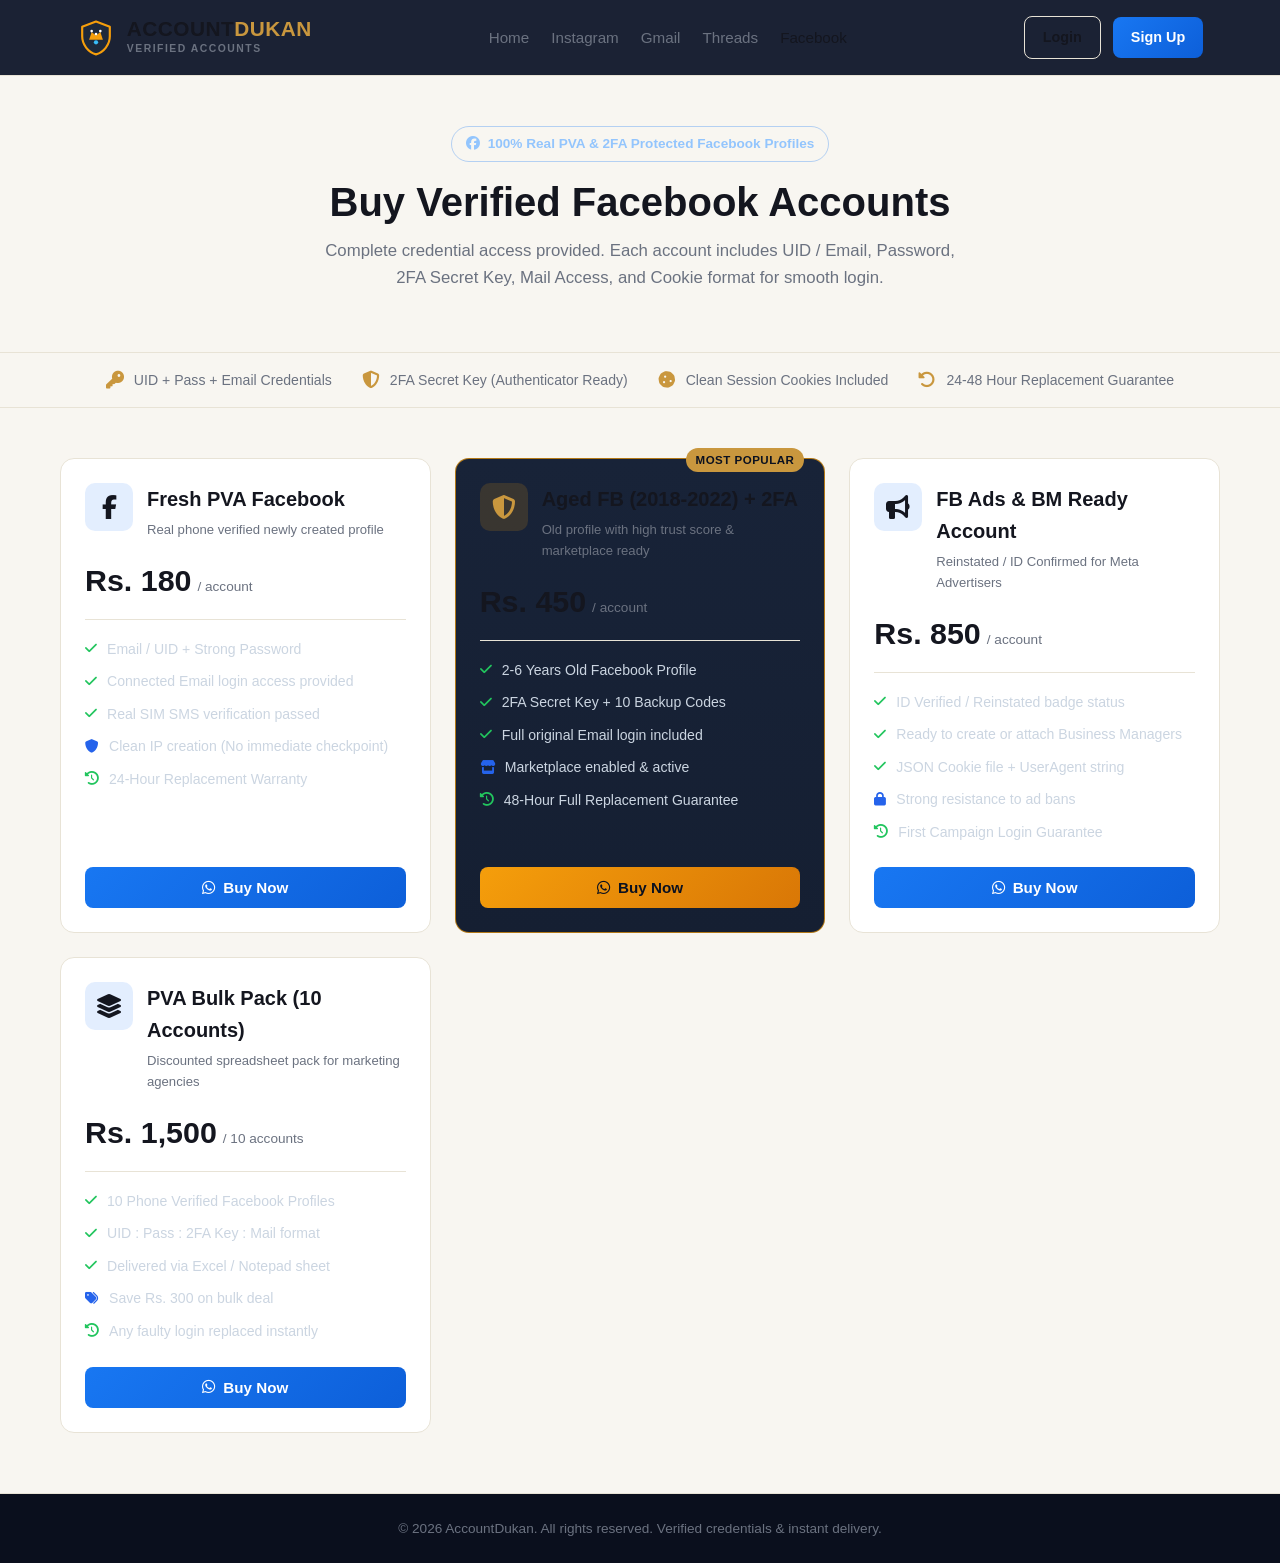
<file: facebook.html>
<!DOCTYPE html>
<html lang="en">
<head>
  <meta charset="UTF-8">
  <meta name="viewport" content="width=device-width, initial-scale=1.0">
  <title>Buy Verified Facebook Accounts | AccountDukan</title>
  <link rel="stylesheet" href="https://cdnjs.cloudflare.com/ajax/libs/font-awesome/6.5.1/css/all.min.css">
  <style>
:root {
  --bg-dark: #f8f6f1;           /* index.html ka soft paper background */
  --bg-card: #ffffff;           /* Cards ka white background */
  --bg-card-hover: #f3efe6;     /* Hover par halka golden/paper effect */
  --primary-navy: #ffffff;      /* Navbar ka white background */
  --accent-gold: #c9973e;       /* Gold branding */
  --accent-blue: #2563eb;       
  --text-white: #14161f;        /* Text dark ink ho jayega */
  --text-dim: #6b7280;          /* Secondary text gray */
  --border-color: #e8e3d6;      /* index.html ki soft border */
  --font-family: 'Manrope', 'Segoe UI', Roboto, sans-serif;
}

    * {
      margin: 0;
      padding: 0;
      box-sizing: border-box;
      font-family: var(--font-family);
    }

    body {
      background-color: var(--bg-dark);
      color: var(--text-white);
      line-height: 1.6;
      min-height: 100vh;
      display: flex;
      flex-direction: column;
    }

    /* Navbar */
    .navbar {
      display: flex;
      justify-content: space-between;
      align-items: center;
      padding: 16px 6%;
      background: rgba(15, 23, 42, 0.95);
      border-bottom: 1px solid var(--border-color);
      position: sticky;
      top: 0;
      z-index: 100;
      backdrop-filter: blur(10px);
    }

    .brand-logo {
      display: flex;
      align-items: center;
      gap: 12px;
      text-decoration: none;
      color: var(--text-white);
    }

    .brand-logo svg {
      width: 38px;
      height: 38px;
    }

    .brand-text {
      display: flex;
      flex-direction: column;
    }

    .brand-name {
      font-size: 1.3rem;
      font-weight: 800;
      letter-spacing: 0.5px;
      line-height: 1.1;
    }

    .brand-name span {
      color: var(--accent-gold);
    }

    .brand-tag {
      font-size: 0.65rem;
      color: var(--text-dim);
      letter-spacing: 1.5px;
      font-weight: 600;
    }

    .nav-links {
      display: flex;
      gap: 22px;
      list-style: none;
      align-items: center;
    }

    .nav-links a {
      color: var(--text-dim);
      text-decoration: none;
      font-weight: 500;
      font-size: 0.95rem;
      transition: all 0.2s ease;
    }

    .nav-links a:hover,
    .nav-links a.active {
      color: var(--text-white);
    }

    .nav-links a.active {
      border-bottom: 2px solid var(--accent-fb);
      padding-bottom: 4px;
    }

    .nav-actions {
      display: flex;
      gap: 12px;
      align-items: center;
    }

    .btn {
      padding: 9px 18px;
      border-radius: 8px;
      font-weight: 600;
      font-size: 0.9rem;
      cursor: pointer;
      text-decoration: none;
      transition: all 0.2s ease;
      display: inline-flex;
      align-items: center;
      gap: 8px;
      border: none;
    }

    .btn-login {
      background: transparent;
      color: var(--text-white);
      border: 1px solid var(--border-color);
    }

    .btn-login:hover {
      background: rgba(255, 255, 255, 0.05);
      border-color: rgba(255, 255, 255, 0.2);
    }

    .btn-signup {
      background: linear-gradient(135deg, #1877f2, #0d5fd9);
      color: #fff;
    }

    .btn-signup:hover {
      box-shadow: 0 4px 14px rgba(24, 119, 242, 0.4);
      transform: translateY(-1px);
    }

    .user-greeting {
      font-size: 0.9rem;
      color: var(--accent-gold);
      font-weight: 600;
      display: flex;
      align-items: center;
      gap: 8px;
    }

    /* Hero */
    .hero-section {
      text-align: center;
      padding: 50px 20px 30px;
      max-width: 900px;
      margin: 0 auto;
    }

    .hero-badge {
      display: inline-flex;
      align-items: center;
      gap: 8px;
      background: var(--badge-bg);
      color: #93c5fd;
      border: 1px solid rgba(24, 119, 242, 0.3);
      padding: 6px 14px;
      border-radius: 30px;
      font-size: 0.85rem;
      font-weight: 600;
      margin-bottom: 16px;
    }

    .hero-title {
      font-size: 2.5rem;
      font-weight: 800;
      margin-bottom: 12px;
      line-height: 1.2;
    }

    .hero-title span {
      color: var(--accent-fb);
    }

    .hero-subtitle {
      color: var(--text-dim);
      font-size: 1.05rem;
      max-width: 650px;
      margin: 0 auto;
    }

    /* Trust Highlights */
    .trust-strip {
      display: flex;
      justify-content: center;
      gap: 30px;
      flex-wrap: wrap;
      margin: 30px 0;
      padding: 16px 20px;
      background: rgba(255, 255, 255, 0.02);
      border-top: 1px solid var(--border-color);
      border-bottom: 1px solid var(--border-color);
    }

    .trust-item {
      display: flex;
      align-items: center;
      gap: 10px;
      color: var(--text-dim);
      font-size: 0.88rem;
    }

    .trust-item i {
      color: var(--accent-gold);
      font-size: 1.1rem;
    }

    /* Products Grid */
    .products-container {
      max-width: 1200px;
      margin: 20px auto 60px;
      padding: 0 20px;
      display: grid;
      grid-template-columns: repeat(auto-fit, minmax(320px, 1fr));
      gap: 24px;
      width: 100%;
    }

    .product-card {
      background: var(--bg-card);
      border: 1px solid var(--border-color);
      border-radius: 14px;
      padding: 24px;
      display: flex;
      flex-direction: column;
      justify-content: space-between;
      transition: transform 0.2s, border-color 0.2s, box-shadow 0.2s;
      position: relative;
    }

    .product-card:hover {
      transform: translateY(-4px);
      border-color: rgba(24, 119, 242, 0.4);
      box-shadow: 0 10px 25px rgba(0, 0, 0, 0.5);
    }

    .product-card.featured {
      border: 1.5px solid rgba(245, 158, 11, 0.7);
      background: linear-gradient(180deg, #182338 0%, #151f32 100%);
    }

    .popular-tag {
      position: absolute;
      top: -11px;
      right: 20px;
      background: var(--accent-gold);
      color: #0b1120;
      font-size: 0.72rem;
      font-weight: 800;
      padding: 3px 10px;
      border-radius: 20px;
      letter-spacing: 0.5px;
      text-transform: uppercase;
    }

    .card-header {
      display: flex;
      align-items: flex-start;
      gap: 14px;
      margin-bottom: 16px;
    }

    .icon-box {
      width: 48px;
      height: 48px;
      border-radius: 10px;
      background: rgba(24, 119, 242, 0.12);
      display: flex;
      align-items: center;
      justify-content: center;
      color: var(--accent-fb);
      font-size: 1.5rem;
      flex-shrink: 0;
    }

    .product-card.featured .icon-box {
      background: rgba(245, 158, 11, 0.15);
      color: var(--accent-gold);
    }

    .card-title h3 {
      font-size: 1.25rem;
      font-weight: 700;
      color: var(--text-white);
      margin-bottom: 4px;
    }

    .card-title p {
      font-size: 0.82rem;
      color: var(--text-dim);
    }

    .price-box {
      margin: 14px 0 18px;
      padding-bottom: 14px;
      border-bottom: 1px solid var(--border-color);
      display: flex;
      align-items: baseline;
      gap: 6px;
    }

    .price-amount {
      font-size: 1.9rem;
      font-weight: 800;
      color: var(--text-white);
    }

    .price-unit {
      color: var(--text-dim);
      font-size: 0.85rem;
    }

    .features-list {
      list-style: none;
      margin-bottom: 24px;
      display: flex;
      flex-direction: column;
      gap: 10px;
    }

    .features-list li {
      font-size: 0.88rem;
      color: #cbd5e1;
      display: flex;
      align-items: center;
      gap: 10px;
    }

    .features-list li i {
      color: #22c55e;
      font-size: 0.85rem;
    }

    .features-list li.security i {
      color: var(--accent-blue);
    }

    .btn-buy {
      width: 100%;
      background: linear-gradient(135deg, #1877f2, #0d5fd9);
      color: #fff;
      padding: 12px;
      border-radius: 8px;
      font-size: 0.95rem;
      font-weight: 700;
      border: none;
      cursor: pointer;
      display: flex;
      align-items: center;
      justify-content: center;
      gap: 8px;
      transition: opacity 0.2s, transform 0.1s;
    }

    .btn-buy:hover {
      opacity: 0.92;
      transform: translateY(-1px);
    }

    .product-card.featured .btn-buy {
      background: linear-gradient(135deg, #f59e0b, #d97706);
      color: #0b1120;
    }

    /* Modal */
    .modal-backdrop {
      display: none;
      position: fixed;
      inset: 0;
      background: rgba(0, 0, 0, 0.75);
      z-index: 1000;
      justify-content: center;
      align-items: center;
      padding: 20px;
      backdrop-filter: blur(4px);
    }

    .modal-backdrop.open {
      display: flex;
    }

    .modal-content {
      background: #111a2e;
      border: 1px solid var(--border-color);
      border-radius: 14px;
      max-width: 480px;
      width: 100%;
      padding: 24px;
      box-shadow: 0 20px 40px rgba(0, 0, 0, 0.6);
      position: relative;
    }

    .modal-close {
      position: absolute;
      top: 16px;
      right: 18px;
      background: none;
      border: none;
      color: var(--text-dim);
      font-size: 1.3rem;
      cursor: pointer;
    }

    .modal-close:hover {
      color: #fff;
    }

    .modal-title {
      font-size: 1.3rem;
      font-weight: 700;
      margin-bottom: 6px;
    }

    .modal-item-name {
      color: var(--accent-fb);
      font-weight: 600;
      font-size: 0.95rem;
      margin-bottom: 16px;
    }

    .form-group {
      margin-bottom: 14px;
    }

    .form-group label {
      display: block;
      font-size: 0.85rem;
      color: var(--text-dim);
      margin-bottom: 6px;
    }

    .form-group input {
      width: 100%;
      padding: 10px 12px;
      background: #0b1120;
      border: 1px solid var(--border-color);
      border-radius: 6px;
      color: #fff;
      font-size: 0.92rem;
      outline: none;
    }

    .form-group input:focus {
      border-color: var(--accent-fb);
    }

    .qty-control {
      display: flex;
      align-items: center;
      gap: 12px;
    }

    .qty-btn {
      width: 36px;
      height: 36px;
      background: #1e293b;
      border: 1px solid var(--border-color);
      color: #fff;
      font-size: 1.1rem;
      border-radius: 6px;
      cursor: pointer;
    }

    .qty-display {
      font-weight: 700;
      font-size: 1.1rem;
      width: 40px;
      text-align: center;
    }

    .modal-summary {
      background: #0b1120;
      padding: 12px;
      border-radius: 8px;
      margin: 18px 0;
      display: flex;
      justify-content: space-between;
      align-items: center;
      border: 1px dashed var(--border-color);
    }

    .modal-total {
      font-size: 1.3rem;
      font-weight: 800;
      color: var(--accent-gold);
    }

    .btn-submit-order {
      width: 100%;
      background: #25d366;
      color: #0b1120;
      padding: 12px;
      border-radius: 8px;
      font-size: 0.98rem;
      font-weight: 700;
      border: none;
      cursor: pointer;
      display: flex;
      align-items: center;
      justify-content: center;
      gap: 8px;
    }

    .btn-submit-order:hover {
      background: #1eb956;
    }

    /* Footer */
    footer {
      margin-top: auto;
      text-align: center;
      padding: 24px;
      background: #0a0f1d;
      color: var(--text-dim);
      font-size: 0.85rem;
      border-top: 1px solid var(--border-color);
    }

    @media (max-width: 768px) {
      .navbar {
        flex-direction: column;
        gap: 12px;
        padding: 12px 16px;
      }
      .nav-links {
        gap: 14px;
        font-size: 0.85rem;
      }
      .hero-title {
        font-size: 1.9rem;
      }
    }
  </style>
</head>
<body>

  <!-- Header / Navigation -->
  <header class="navbar">
    <a href="index.html" class="brand-logo">
      <!-- AccountDukan Shield & Crown SVG Logo -->
      <svg viewBox="0 0 44 44" fill="none" xmlns="http://www.w3.org/2000/svg">
        <path d="M22 3L6 9V20C6 29.5 12.8 38.3 22 41C31.2 38.3 38 29.5 38 20V9L22 3Z" fill="#1e293b" stroke="#f59e0b" stroke-width="2.5" stroke-linejoin="round"/>
        <path d="M14 24L17 15L22 19L27 15L30 24H14Z" fill="#f59e0b"/>
        <circle cx="17" cy="14" r="1.5" fill="#ffffff"/>
        <circle cx="22" cy="17.5" r="1.5" fill="#ffffff"/>
        <circle cx="27" cy="14" r="1.5" fill="#ffffff"/>
        <circle cx="22" cy="27" r="2.5" fill="#38bdf8"/>
      </svg>
      <div class="brand-text">
        <span class="brand-name">ACCOUNT<span>DUKAN</span></span>
        <span class="brand-tag">VERIFIED ACCOUNTS</span>
      </div>
    </a>

    <ul class="nav-links">
      <li><a href="index.html">Home</a></li>
      <li><a href="instagram.html">Instagram</a></li>
      <li><a href="gmail.html">Gmail</a></li>
      <li><a href="threads.html">Threads</a></li>
      <li><a href="facebook.html" class="active">Facebook</a></li>
    </ul>

    <div class="nav-actions" id="nav-actions-container">
      <a href="login.html" class="btn btn-login">Login</a>
      <a href="signup.html" class="btn btn-signup">Sign Up</a>
    </div>
  </header>

  <!-- Hero Section -->
  <section class="hero-section">
    <div class="hero-badge">
      <i class="fa-brands fa-facebook"></i> 100% Real PVA & 2FA Protected Facebook Profiles
    </div>
    <h1 class="hero-title">Buy Verified <span>Facebook</span> Accounts</h1>
    <p class="hero-subtitle">
      Complete credential access provided. Each account includes UID / Email, Password, 2FA Secret Key, Mail Access, and Cookie format for smooth login.
    </p>
  </section>

  <!-- Trust Strip -->
  <div class="trust-strip">
    <div class="trust-item"><i class="fa-solid fa-key"></i> UID + Pass + Email Credentials</div>
    <div class="trust-item"><i class="fa-solid fa-shield-halved"></i> 2FA Secret Key (Authenticator Ready)</div>
    <div class="trust-item"><i class="fa-solid fa-cookie"></i> Clean Session Cookies Included</div>
    <div class="trust-item"><i class="fa-solid fa-rotate-left"></i> 24-48 Hour Replacement Guarantee</div>
  </div>

  <!-- Products Grid (Credentials Only) -->
  <main class="products-container">

    <!-- Card 1: Fresh PVA Facebook -->
    <div class="product-card">
      <div>
        <div class="card-header">
          <div class="icon-box"><i class="fa-brands fa-facebook-f"></i></div>
          <div class="card-title">
            <h3>Fresh PVA Facebook</h3>
            <p>Real phone verified newly created profile</p>
          </div>
        </div>
        <div class="price-box">
          <span class="price-amount">Rs. 180</span>
          <span class="price-unit">/ account</span>
        </div>
        <ul class="features-list">
          <li><i class="fa-solid fa-check"></i> Email / UID + Strong Password</li>
          <li><i class="fa-solid fa-check"></i> Connected Email login access provided</li>
          <li><i class="fa-solid fa-check"></i> Real SIM SMS verification passed</li>
          <li class="security"><i class="fa-solid fa-shield"></i> Clean IP creation (No immediate checkpoint)</li>
          <li><i class="fa-solid fa-clock-rotate-left"></i> 24-Hour Replacement Warranty</li>
        </ul>
      </div>
      <button class="btn-buy" onclick="openOrderModal('Fresh PVA Facebook', 180)">
        <i class="fa-brands fa-whatsapp"></i> Buy Now
      </button>
    </div>

    <!-- Card 2: Aged Facebook + 2FA (Featured) -->
    <div class="product-card featured">
      <span class="popular-tag">Most Popular</span>
      <div>
        <div class="card-header">
          <div class="icon-box"><i class="fa-solid fa-shield-halved"></i></div>
          <div class="card-title">
            <h3>Aged FB (2018-2022) + 2FA</h3>
            <p>Old profile with high trust score & marketplace ready</p>
          </div>
        </div>
        <div class="price-box">
          <span class="price-amount">Rs. 450</span>
          <span class="price-unit">/ account</span>
        </div>
        <ul class="features-list">
          <li><i class="fa-solid fa-check"></i> 2-6 Years Old Facebook Profile</li>
          <li><i class="fa-solid fa-check"></i> 2FA Secret Key + 10 Backup Codes</li>
          <li><i class="fa-solid fa-check"></i> Full original Email login included</li>
          <li class="security"><i class="fa-solid fa-store"></i> Marketplace enabled & active</li>
          <li><i class="fa-solid fa-clock-rotate-left"></i> 48-Hour Full Replacement Guarantee</li>
        </ul>
      </div>
      <button class="btn-buy" onclick="openOrderModal('Aged FB (2018-2022) + 2FA', 450)">
        <i class="fa-brands fa-whatsapp"></i> Buy Now
      </button>
    </div>

    <!-- Card 3: Facebook Ads & BM Ready Profile -->
    <div class="product-card">
      <div>
        <div class="card-header">
          <div class="icon-box"><i class="fa-solid fa-bullhorn"></i></div>
          <div class="card-title">
            <h3>FB Ads & BM Ready Account</h3>
            <p>Reinstated / ID Confirmed for Meta Advertisers</p>
          </div>
        </div>
        <div class="price-box">
          <span class="price-amount">Rs. 850</span>
          <span class="price-unit">/ account</span>
        </div>
        <ul class="features-list">
          <li><i class="fa-solid fa-check"></i> ID Verified / Reinstated badge status</li>
          <li><i class="fa-solid fa-check"></i> Ready to create or attach Business Managers</li>
          <li><i class="fa-solid fa-check"></i> JSON Cookie file + UserAgent string</li>
          <li class="security"><i class="fa-solid fa-lock"></i> Strong resistance to ad bans</li>
          <li><i class="fa-solid fa-clock-rotate-left"></i> First Campaign Login Guarantee</li>
        </ul>
      </div>
      <button class="btn-buy" onclick="openOrderModal('FB Ads & BM Ready Account', 850)">
        <i class="fa-brands fa-whatsapp"></i> Buy Now
      </button>
    </div>

    <!-- Card 4: Agency Bulk Pack -->
    <div class="product-card">
      <div>
        <div class="card-header">
          <div class="icon-box"><i class="fa-solid fa-layer-group"></i></div>
          <div class="card-title">
            <h3>PVA Bulk Pack (10 Accounts)</h3>
            <p>Discounted spreadsheet pack for marketing agencies</p>
          </div>
        </div>
        <div class="price-box">
          <span class="price-amount">Rs. 1,500</span>
          <span class="price-unit">/ 10 accounts</span>
        </div>
        <ul class="features-list">
          <li><i class="fa-solid fa-check"></i> 10 Phone Verified Facebook Profiles</li>
          <li><i class="fa-solid fa-check"></i> UID : Pass : 2FA Key : Mail format</li>
          <li><i class="fa-solid fa-check"></i> Delivered via Excel / Notepad sheet</li>
          <li class="security"><i class="fa-solid fa-tags"></i> Save Rs. 300 on bulk deal</li>
          <li><i class="fa-solid fa-clock-rotate-left"></i> Any faulty login replaced instantly</li>
        </ul>
      </div>
      <button class="btn-buy" onclick="openOrderModal('FB Bulk Pack (10 Accounts)', 1500, 10)">
        <i class="fa-brands fa-whatsapp"></i> Buy Now
      </button>
    </div>

  </main>

  <!-- Buy Now Modal -->
  <div class="modal-backdrop" id="orderModal">
    <div class="modal-content">
      <button class="modal-close" onclick="closeOrderModal()">&times;</button>
      <h3 class="modal-title">Confirm Order</h3>
      <p class="modal-item-name" id="modalItemTitle">Fresh PVA Facebook</p>

      <div class="form-group">
        <label>Your Name:</label>
        <input type="text" id="custName" placeholder="Enter your full name">
      </div>

      <div class="form-group">
        <label>Quantity (Number of accounts/packs):</label>
        <div class="qty-control">
          <button class="qty-btn" type="button" onclick="changeQty(-1)">-</button>
          <span class="qty-display" id="qtyDisplay">1</span>
          <button class="qty-btn" type="button" onclick="changeQty(1)">+</button>
        </div>
      </div>

      <div class="form-group">
        <label>Special Instructions / Format preference (Optional):</label>
        <input type="text" id="custNote" placeholder="e.g. Need cookie format, specific country/year">
      </div>

      <div class="modal-summary">
        <span>Total Amount:</span>
        <span class="modal-total" id="modalTotal">Rs. 180</span>
      </div>

      <button class="btn-submit-order" onclick="submitToWhatsApp()">
        <i class="fa-brands fa-whatsapp"></i> Order & Receive Credentials on WhatsApp
      </button>
    </div>
  </div>

  <!-- Footer -->
  <footer>
    <p>&copy; 2026 AccountDukan. All rights reserved. Verified credentials & instant delivery.</p>
  </footer>

  <script>
    // State
    let currentItem = { name: '', unitPrice: 0, defaultPackSize: 1 };
    let currentQty = 1;

    // Open Modal
    function openOrderModal(itemName, unitPrice, packSize = 1) {
      currentItem = { name: itemName, unitPrice: unitPrice, defaultPackSize: packSize };
      currentQty = 1;

      document.getElementById('modalItemTitle').innerText = itemName;
      document.getElementById('qtyDisplay').innerText = currentQty;
      updateTotal();

      // Autofill logged-in user name
      try {
        const stored = localStorage.getItem('account_dukan_current_user');
        if (stored) {
          const u = JSON.parse(stored);
          if (u.name) document.getElementById('custName').value = u.name;
        }
      } catch (e) {}

      document.getElementById('orderModal').classList.add('open');
    }

    // Close Modal
    function closeOrderModal() {
      document.getElementById('orderModal').classList.remove('open');
    }

    // Quantity update
    function changeQty(delta) {
      currentQty = Math.max(1, currentQty + delta);
      document.getElementById('qtyDisplay').innerText = currentQty;
      updateTotal();
    }

    function updateTotal() {
      const total = currentQty * currentItem.unitPrice;
      document.getElementById('modalTotal').innerText = 'Rs. ' + total;
    }

    // WhatsApp order forwarding
    function submitToWhatsApp() {
      const name = document.getElementById('custName').value.trim() || 'Valued Customer';
      const note = document.getElementById('custNote').value.trim();
      const total = currentQty * currentItem.unitPrice;

      const whatsappNumber = '923001234567'; // <-- Yahan apna WhatsApp number daalein

      let msg = `*NEW FACEBOOK ORDER - ACCOUNTDUKAN*\n`;
      msg += `------------------------------\n`;
      msg += `*Package:* ${currentItem.name}\n`;
      msg += `*Quantity:* ${currentQty}\n`;
      msg += `*Total Amount:* Rs. ${total}\n`;
      msg += `*Customer Name:* ${name}\n`;
      if (note) {
        msg += `*Note:* ${note}\n`;
      }
      msg += `------------------------------\n`;
      msg += `Please deliver the Facebook credentials (UID/Email, Password, 2FA Key/Backup codes & Cookies).`;

      const encoded = encodeURIComponent(msg);
      window.open(`https://wa.me/${whatsappNumber}?text=${encoded}`, '_blank');
      closeOrderModal();
    }

    // Header session sync
    window.addEventListener('DOMContentLoaded', () => {
      const container = document.getElementById('nav-actions-container');
      try {
        const raw = localStorage.getItem('account_dukan_current_user');
        if (raw) {
          const user = JSON.parse(raw);
          if (user && user.name) {
            container.innerHTML = `
              <div class="user-greeting">
                <i class="fa-solid fa-circle-user"></i>
                <span>${user.name.split(' ')[0]}</span>
              </div>
              <button onclick="handleLogout()" class="btn btn-login" style="padding: 6px 12px; font-size: 0.8rem;">
                <i class="fa-solid fa-right-from-bracket"></i> Logout
              </button>
            `;
          }
        }
      } catch (err) {}
    });

    function handleLogout() {
      localStorage.removeItem('account_dukan_current_user');
      window.location.reload();
    }

    // Close on backdrop click
    document.getElementById('orderModal').addEventListener('click', function(e) {
      if (e.target === this) {
        closeOrderModal();
      }
    });
  </script>
</body>
</html>
</file>
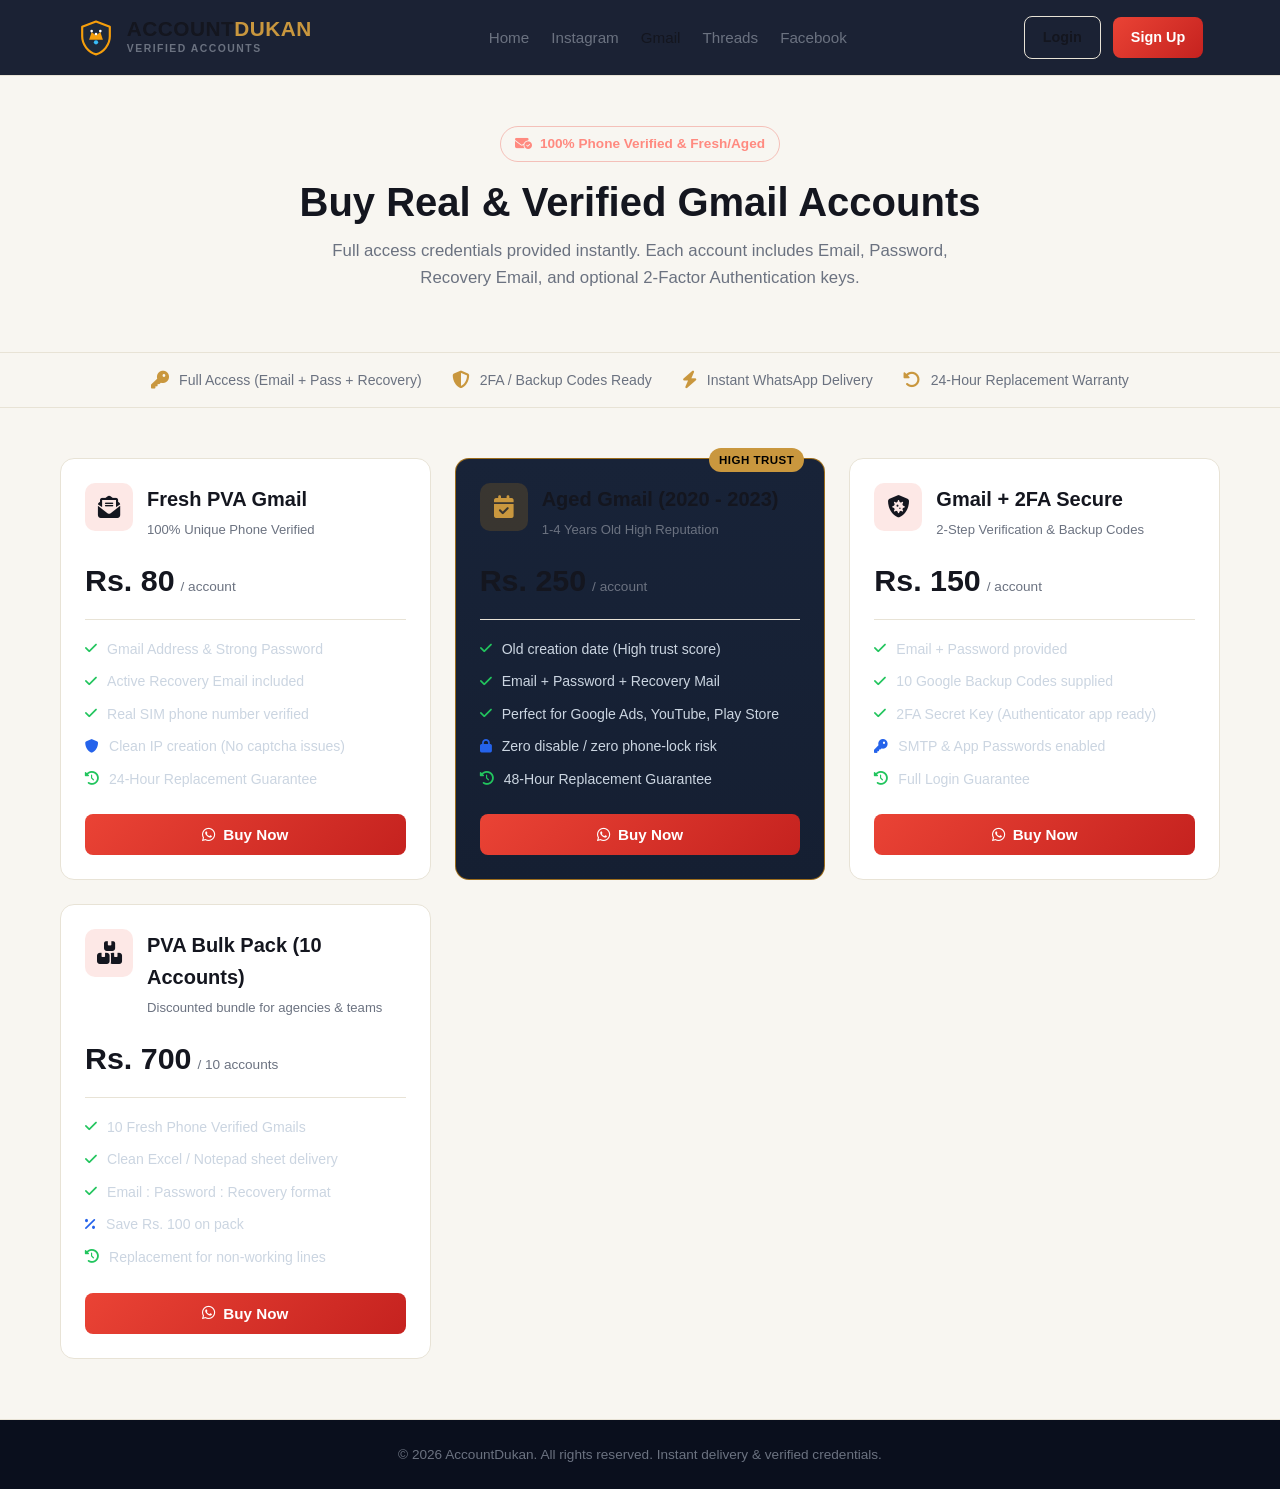
<file: Gmail.html>
<!DOCTYPE html>
<html lang="en">
<head>
  <meta charset="UTF-8">
  <meta name="viewport" content="width=device-width, initial-scale=1.0">
  <title>Buy Verified Gmail Accounts | AccountDukan</title>
  <link rel="stylesheet" href="https://cdnjs.cloudflare.com/ajax/libs/font-awesome/6.5.1/css/all.min.css">
  <style>
   :root {
  --bg-dark: #f8f6f1;           /* index.html ka soft paper background */
  --bg-card: #ffffff;           /* Cards ka white background */
  --bg-card-hover: #f3efe6;     /* Hover par halka golden/paper effect */
  --primary-navy: #ffffff;      /* Navbar ka white background */
  --accent-gold: #c9973e;       /* Gold branding */
  --accent-blue: #2563eb;       
  --text-white: #14161f;        /* Text dark ink ho jayega */
  --text-dim: #6b7280;          /* Secondary text gray */
  --border-color: #e8e3d6;      /* index.html ki soft border */
  --font-family: 'Manrope', 'Segoe UI', Roboto, sans-serif;
}

    * {
      margin: 0;
      padding: 0;
      box-sizing: border-box;
      font-family: var(--font-family);
    }

    body {
      background-color: var(--bg-dark);
      color: var(--text-white);
      line-height: 1.6;
      min-height: 100vh;
      display: flex;
      flex-direction: column;
    }

    /* Navbar */
    .navbar {
      display: flex;
      justify-content: space-between;
      align-items: center;
      padding: 16px 6%;
      background: rgba(15, 23, 42, 0.95);
      border-bottom: 1px solid var(--border-color);
      position: sticky;
      top: 0;
      z-index: 100;
      backdrop-filter: blur(10px);
    }

    .brand-logo {
      display: flex;
      align-items: center;
      gap: 12px;
      text-decoration: none;
      color: var(--text-white);
    }

    .brand-logo svg {
      width: 38px;
      height: 38px;
    }

    .brand-text {
      display: flex;
      flex-direction: column;
    }

    .brand-name {
      font-size: 1.3rem;
      font-weight: 800;
      letter-spacing: 0.5px;
      line-height: 1.1;
    }

    .brand-name span {
      color: var(--accent-gold);
    }

    .brand-tag {
      font-size: 0.65rem;
      color: var(--text-dim);
      letter-spacing: 1.5px;
      font-weight: 600;
    }

    .nav-links {
      display: flex;
      gap: 22px;
      list-style: none;
      align-items: center;
    }

    .nav-links a {
      color: var(--text-dim);
      text-decoration: none;
      font-weight: 500;
      font-size: 0.95rem;
      transition: all 0.2s ease;
    }

    .nav-links a:hover,
    .nav-links a.active {
      color: var(--text-white);
    }

    .nav-links a.active {
      border-bottom: 2px solid var(--accent-red);
      padding-bottom: 4px;
    }

    .nav-actions {
      display: flex;
      gap: 12px;
      align-items: center;
    }

    .btn {
      padding: 9px 18px;
      border-radius: 8px;
      font-weight: 600;
      font-size: 0.9rem;
      cursor: pointer;
      text-decoration: none;
      transition: all 0.2s ease;
      display: inline-flex;
      align-items: center;
      gap: 8px;
      border: none;
    }

    .btn-login {
      background: transparent;
      color: var(--text-white);
      border: 1px solid var(--border-color);
    }

    .btn-login:hover {
      background: rgba(255, 255, 255, 0.05);
      border-color: rgba(255, 255, 255, 0.2);
    }

    .btn-signup {
      background: linear-gradient(135deg, #ea4335, #c5221f);
      color: #fff;
    }

    .btn-signup:hover {
      box-shadow: 0 4px 14px rgba(234, 67, 53, 0.4);
      transform: translateY(-1px);
    }

    .user-greeting {
      font-size: 0.9rem;
      color: var(--accent-gold);
      font-weight: 600;
      display: flex;
      align-items: center;
      gap: 8px;
    }

    /* Hero */
    .hero-section {
      text-align: center;
      padding: 50px 20px 30px;
      max-width: 900px;
      margin: 0 auto;
    }

    .hero-badge {
      display: inline-flex;
      align-items: center;
      gap: 8px;
      background: var(--badge-bg);
      color: #ff8a80;
      border: 1px solid rgba(234, 67, 53, 0.3);
      padding: 6px 14px;
      border-radius: 30px;
      font-size: 0.85rem;
      font-weight: 600;
      margin-bottom: 16px;
    }

    .hero-title {
      font-size: 2.5rem;
      font-weight: 800;
      margin-bottom: 12px;
      line-height: 1.2;
    }

    .hero-title span {
      color: var(--accent-red);
    }

    .hero-subtitle {
      color: var(--text-dim);
      font-size: 1.05rem;
      max-width: 650px;
      margin: 0 auto;
    }

    /* Trust Highlights */
    .trust-strip {
      display: flex;
      justify-content: center;
      gap: 30px;
      flex-wrap: wrap;
      margin: 30px 0;
      padding: 16px 20px;
      background: rgba(255, 255, 255, 0.02);
      border-top: 1px solid var(--border-color);
      border-bottom: 1px solid var(--border-color);
    }

    .trust-item {
      display: flex;
      align-items: center;
      gap: 10px;
      color: var(--text-dim);
      font-size: 0.88rem;
    }

    .trust-item i {
      color: var(--accent-gold);
      font-size: 1.1rem;
    }

    /* Products Grid */
    .products-container {
      max-width: 1200px;
      margin: 20px auto 60px;
      padding: 0 20px;
      display: grid;
      grid-template-columns: repeat(auto-fit, minmax(320px, 1fr));
      gap: 24px;
      width: 100%;
    }

    .product-card {
      background: var(--bg-card);
      border: 1px solid var(--border-color);
      border-radius: 14px;
      padding: 24px;
      display: flex;
      flex-direction: column;
      justify-content: space-between;
      transition: transform 0.2s, border-color 0.2s, box-shadow 0.2s;
      position: relative;
    }

    .product-card:hover {
      transform: translateY(-4px);
      border-color: rgba(234, 67, 53, 0.4);
      box-shadow: 0 10px 25px rgba(0, 0, 0, 0.4);
    }

    .product-card.featured {
      border: 1.5px solid rgba(245, 158, 11, 0.6);
      background: linear-gradient(180deg, #182338 0%, #151f32 100%);
    }

    .popular-tag {
      position: absolute;
      top: -11px;
      right: 20px;
      background: var(--accent-gold);
      color: #000;
      font-size: 0.72rem;
      font-weight: 800;
      padding: 3px 10px;
      border-radius: 20px;
      letter-spacing: 0.5px;
      text-transform: uppercase;
    }

    .card-header {
      display: flex;
      align-items: flex-start;
      gap: 14px;
      margin-bottom: 16px;
    }

    .icon-box {
      width: 48px;
      height: 48px;
      border-radius: 10px;
      background: rgba(234, 67, 53, 0.12);
      display: flex;
      align-items: center;
      justify-content: center;
      color: var(--accent-red);
      font-size: 1.4rem;
      flex-shrink: 0;
    }

    .product-card.featured .icon-box {
      background: rgba(245, 158, 11, 0.15);
      color: var(--accent-gold);
    }

    .card-title h3 {
      font-size: 1.25rem;
      font-weight: 700;
      color: var(--text-white);
      margin-bottom: 4px;
    }

    .card-title p {
      font-size: 0.82rem;
      color: var(--text-dim);
    }

    .price-box {
      margin: 14px 0 18px;
      padding-bottom: 14px;
      border-bottom: 1px solid var(--border-color);
      display: flex;
      align-items: baseline;
      gap: 6px;
    }

    .price-amount {
      font-size: 1.9rem;
      font-weight: 800;
      color: var(--text-white);
    }

    .price-unit {
      color: var(--text-dim);
      font-size: 0.85rem;
    }

    .features-list {
      list-style: none;
      margin-bottom: 24px;
      display: flex;
      flex-direction: column;
      gap: 10px;
    }

    .features-list li {
      font-size: 0.88rem;
      color: #cbd5e1;
      display: flex;
      align-items: center;
      gap: 10px;
    }

    .features-list li i {
      color: #22c55e;
      font-size: 0.85rem;
    }

    .features-list li.security i {
      color: var(--accent-blue);
    }

    .btn-buy {
      width: 100%;
      background: linear-gradient(135deg, #ea4335, #c5221f);
      color: #fff;
      padding: 12px;
      border-radius: 8px;
      font-size: 0.95rem;
      font-weight: 700;
      border: none;
      cursor: pointer;
      display: flex;
      align-items: center;
      justify-content: center;
      gap: 8px;
      transition: opacity 0.2s, transform 0.1s;
    }

    .btn-buy:hover {
      opacity: 0.92;
      transform: translateY(-1px);
    }

    /* Modal */
    .modal-backdrop {
      display: none;
      position: fixed;
      inset: 0;
      background: rgba(0, 0, 0, 0.75);
      z-index: 1000;
      justify-content: center;
      align-items: center;
      padding: 20px;
      backdrop-filter: blur(4px);
    }

    .modal-backdrop.open {
      display: flex;
    }

    .modal-content {
      background: #111a2e;
      border: 1px solid var(--border-color);
      border-radius: 14px;
      max-width: 480px;
      width: 100%;
      padding: 24px;
      box-shadow: 0 20px 40px rgba(0, 0, 0, 0.6);
      position: relative;
    }

    .modal-close {
      position: absolute;
      top: 16px;
      right: 18px;
      background: none;
      border: none;
      color: var(--text-dim);
      font-size: 1.3rem;
      cursor: pointer;
    }

    .modal-close:hover {
      color: #fff;
    }

    .modal-title {
      font-size: 1.3rem;
      font-weight: 700;
      margin-bottom: 6px;
    }

    .modal-item-name {
      color: var(--accent-red);
      font-weight: 600;
      font-size: 0.95rem;
      margin-bottom: 16px;
    }

    .form-group {
      margin-bottom: 14px;
    }

    .form-group label {
      display: block;
      font-size: 0.85rem;
      color: var(--text-dim);
      margin-bottom: 6px;
    }

    .form-group input {
      width: 100%;
      padding: 10px 12px;
      background: #0b1120;
      border: 1px solid var(--border-color);
      border-radius: 6px;
      color: #fff;
      font-size: 0.92rem;
      outline: none;
    }

    .form-group input:focus {
      border-color: var(--accent-red);
    }

    .qty-control {
      display: flex;
      align-items: center;
      gap: 12px;
    }

    .qty-btn {
      width: 36px;
      height: 36px;
      background: #1e293b;
      border: 1px solid var(--border-color);
      color: #fff;
      font-size: 1.1rem;
      border-radius: 6px;
      cursor: pointer;
    }

    .qty-display {
      font-weight: 700;
      font-size: 1.1rem;
      width: 40px;
      text-align: center;
    }

    .modal-summary {
      background: #0b1120;
      padding: 12px;
      border-radius: 8px;
      margin: 18px 0;
      display: flex;
      justify-content: space-between;
      align-items: center;
      border: 1px dashed var(--border-color);
    }

    .modal-total {
      font-size: 1.3rem;
      font-weight: 800;
      color: var(--accent-gold);
    }

    .btn-submit-order {
      width: 100%;
      background: #25d366;
      color: #0b1120;
      padding: 12px;
      border-radius: 8px;
      font-size: 0.98rem;
      font-weight: 700;
      border: none;
      cursor: pointer;
      display: flex;
      align-items: center;
      justify-content: center;
      gap: 8px;
    }

    .btn-submit-order:hover {
      background: #1eb956;
    }

    /* Footer */
    footer {
      margin-top: auto;
      text-align: center;
      padding: 24px;
      background: #0a0f1d;
      color: var(--text-dim);
      font-size: 0.85rem;
      border-top: 1px solid var(--border-color);
    }

    @media (max-width: 768px) {
      .navbar {
        flex-direction: column;
        gap: 12px;
        padding: 12px 16px;
      }
      .nav-links {
        gap: 14px;
        font-size: 0.85rem;
      }
      .hero-title {
        font-size: 1.9rem;
      }
    }
  </style>
</head>
<body>

  <!-- Header / Navigation -->
  <header class="navbar">
    <a href="index.html" class="brand-logo">
      <!-- AccountDukan SVG Shield & Crown Logo -->
      <svg viewBox="0 0 44 44" fill="none" xmlns="http://www.w3.org/2000/svg">
        <path d="M22 3L6 9V20C6 29.5 12.8 38.3 22 41C31.2 38.3 38 29.5 38 20V9L22 3Z" fill="#1e293b" stroke="#f59e0b" stroke-width="2.5" stroke-linejoin="round"/>
        <path d="M14 24L17 15L22 19L27 15L30 24H14Z" fill="#f59e0b"/>
        <circle cx="17" cy="14" r="1.5" fill="#ffffff"/>
        <circle cx="22" cy="17.5" r="1.5" fill="#ffffff"/>
        <circle cx="27" cy="14" r="1.5" fill="#ffffff"/>
        <circle cx="22" cy="27" r="2.5" fill="#38bdf8"/>
      </svg>
      <div class="brand-text">
        <span class="brand-name">ACCOUNT<span>DUKAN</span></span>
        <span class="brand-tag">VERIFIED ACCOUNTS</span>
      </div>
    </a>

    <ul class="nav-links">
      <li><a href="index.html">Home</a></li>
      <li><a href="instagram.html">Instagram</a></li>
      <li><a href="gmail.html" class="active">Gmail</a></li>
      <li><a href="index.html#threads">Threads</a></li>
      <li><a href="index.html#facebook">Facebook</a></li>
    </ul>

    <div class="nav-actions" id="nav-actions-container">
      <a href="login.html" class="btn btn-login">Login</a>
      <a href="signup.html" class="btn btn-signup">Sign Up</a>
    </div>
  </header>

  <!-- Hero Section -->
  <section class="hero-section">
    <div class="hero-badge">
      <i class="fa-solid fa-envelope-circle-check"></i> 100% Phone Verified & Fresh/Aged
    </div>
    <h1 class="hero-title">Buy Real & Verified <span>Gmail</span> Accounts</h1>
    <p class="hero-subtitle">
      Full access credentials provided instantly. Each account includes Email, Password, Recovery Email, and optional 2-Factor Authentication keys.
    </p>
  </section>

  <!-- Trust Strip -->
  <div class="trust-strip">
    <div class="trust-item"><i class="fa-solid fa-key"></i> Full Access (Email + Pass + Recovery)</div>
    <div class="trust-item"><i class="fa-solid fa-shield-halved"></i> 2FA / Backup Codes Ready</div>
    <div class="trust-item"><i class="fa-solid fa-bolt"></i> Instant WhatsApp Delivery</div>
    <div class="trust-item"><i class="fa-solid fa-rotate-left"></i> 24-Hour Replacement Warranty</div>
  </div>

  <!-- Products Grid (Credentials Only) -->
  <main class="products-container">

    <!-- Card 1: Fresh PVA Gmail -->
    <div class="product-card">
      <div>
        <div class="card-header">
          <div class="icon-box"><i class="fa-solid fa-envelope-open-text"></i></div>
          <div class="card-title">
            <h3>Fresh PVA Gmail</h3>
            <p>100% Unique Phone Verified</p>
          </div>
        </div>
        <div class="price-box">
          <span class="price-amount">Rs. 80</span>
          <span class="price-unit">/ account</span>
        </div>
        <ul class="features-list">
          <li><i class="fa-solid fa-check"></i> Gmail Address & Strong Password</li>
          <li><i class="fa-solid fa-check"></i> Active Recovery Email included</li>
          <li><i class="fa-solid fa-check"></i> Real SIM phone number verified</li>
          <li class="security"><i class="fa-solid fa-shield"></i> Clean IP creation (No captcha issues)</li>
          <li><i class="fa-solid fa-clock-rotate-left"></i> 24-Hour Replacement Guarantee</li>
        </ul>
      </div>
      <button class="btn-buy" onclick="openOrderModal('Fresh PVA Gmail', 80)">
        <i class="fa-brands fa-whatsapp"></i> Buy Now
      </button>
    </div>

    <!-- Card 2: Aged Gmail (Featured) -->
    <div class="product-card featured">
      <span class="popular-tag">High Trust</span>
      <div>
        <div class="card-header">
          <div class="icon-box"><i class="fa-solid fa-calendar-check"></i></div>
          <div class="card-title">
            <h3>Aged Gmail (2020 - 2023)</h3>
            <p>1-4 Years Old High Reputation</p>
          </div>
        </div>
        <div class="price-box">
          <span class="price-amount">Rs. 250</span>
          <span class="price-unit">/ account</span>
        </div>
        <ul class="features-list">
          <li><i class="fa-solid fa-check"></i> Old creation date (High trust score)</li>
          <li><i class="fa-solid fa-check"></i> Email + Password + Recovery Mail</li>
          <li><i class="fa-solid fa-check"></i> Perfect for Google Ads, YouTube, Play Store</li>
          <li class="security"><i class="fa-solid fa-lock"></i> Zero disable / zero phone-lock risk</li>
          <li><i class="fa-solid fa-clock-rotate-left"></i> 48-Hour Replacement Guarantee</li>
        </ul>
      </div>
      <button class="btn-buy" onclick="openOrderModal('Aged Gmail (2020-2023)', 250)">
        <i class="fa-brands fa-whatsapp"></i> Buy Now
      </button>
    </div>

    <!-- Card 3: Gmail with 2FA & App Passwords -->
    <div class="product-card">
      <div>
        <div class="card-header">
          <div class="icon-box"><i class="fa-solid fa-shield-virus"></i></div>
          <div class="card-title">
            <h3>Gmail + 2FA Secure</h3>
            <p>2-Step Verification & Backup Codes</p>
          </div>
        </div>
        <div class="price-box">
          <span class="price-amount">Rs. 150</span>
          <span class="price-unit">/ account</span>
        </div>
        <ul class="features-list">
          <li><i class="fa-solid fa-check"></i> Email + Password provided</li>
          <li><i class="fa-solid fa-check"></i> 10 Google Backup Codes supplied</li>
          <li><i class="fa-solid fa-check"></i> 2FA Secret Key (Authenticator app ready)</li>
          <li class="security"><i class="fa-solid fa-key"></i> SMTP & App Passwords enabled</li>
          <li><i class="fa-solid fa-clock-rotate-left"></i> Full Login Guarantee</li>
        </ul>
      </div>
      <button class="btn-buy" onclick="openOrderModal('Gmail + 2FA Secure', 150)">
        <i class="fa-brands fa-whatsapp"></i> Buy Now
      </button>
    </div>

    <!-- Card 4: Bulk Bundle (Pack of 10) -->
    <div class="product-card">
      <div>
        <div class="card-header">
          <div class="icon-box"><i class="fa-solid fa-boxes-stacked"></i></div>
          <div class="card-title">
            <h3>PVA Bulk Pack (10 Accounts)</h3>
            <p>Discounted bundle for agencies & teams</p>
          </div>
        </div>
        <div class="price-box">
          <span class="price-amount">Rs. 700</span>
          <span class="price-unit">/ 10 accounts</span>
        </div>
        <ul class="features-list">
          <li><i class="fa-solid fa-check"></i> 10 Fresh Phone Verified Gmails</li>
          <li><i class="fa-solid fa-check"></i> Clean Excel / Notepad sheet delivery</li>
          <li><i class="fa-solid fa-check"></i> Email : Password : Recovery format</li>
          <li class="security"><i class="fa-solid fa-percent"></i> Save Rs. 100 on pack</li>
          <li><i class="fa-solid fa-clock-rotate-left"></i> Replacement for non-working lines</li>
        </ul>
      </div>
      <button class="btn-buy" onclick="openOrderModal('PVA Bulk Pack (10 Accounts)', 700, 10)">
        <i class="fa-brands fa-whatsapp"></i> Buy Now
      </button>
    </div>

  </main>

  <!-- Buy Now Modal -->
  <div class="modal-backdrop" id="orderModal">
    <div class="modal-content">
      <button class="modal-close" onclick="closeOrderModal()">&times;</button>
      <h3 class="modal-title">Confirm Order</h3>
      <p class="modal-item-name" id="modalItemTitle">Fresh PVA Gmail</p>

      <div class="form-group">
        <label>Your Name:</label>
        <input type="text" id="custName" placeholder="Enter your full name">
      </div>

      <div class="form-group">
        <label>Quantity (Number of accounts/packs):</label>
        <div class="qty-control">
          <button class="qty-btn" type="button" onclick="changeQty(-1)">-</button>
          <span class="qty-display" id="qtyDisplay">1</span>
          <button class="qty-btn" type="button" onclick="changeQty(1)">+</button>
        </div>
      </div>

      <div class="form-group">
        <label>Special Instructions / Format preference (Optional):</label>
        <input type="text" id="custNote" placeholder="e.g. Need backup codes, send as text file">
      </div>

      <div class="modal-summary">
        <span>Total Amount:</span>
        <span class="modal-total" id="modalTotal">Rs. 80</span>
      </div>

      <button class="btn-submit-order" onclick="submitToWhatsApp()">
        <i class="fa-brands fa-whatsapp"></i> Order & Get Credentials on WhatsApp
      </button>
    </div>
  </div>

  <!-- Footer -->
  <footer>
    <p>&copy; 2026 AccountDukan. All rights reserved. Instant delivery & verified credentials.</p>
  </footer>

  <script>
    // Global state for ordering
    let currentItem = { name: '', unitPrice: 0, defaultPackSize: 1 };
    let currentQty = 1;

    // Open Modal
    function openOrderModal(itemName, unitPrice, packSize = 1) {
      currentItem = { name: itemName, unitPrice: unitPrice, defaultPackSize: packSize };
      currentQty = 1;

      document.getElementById('modalItemTitle').innerText = itemName;
      document.getElementById('qtyDisplay').innerText = currentQty;
      updateTotal();

      // Autofill logged in user name if available
      try {
        const stored = localStorage.getItem('account_dukan_current_user');
        if (stored) {
          const u = JSON.parse(stored);
          if (u.name) document.getElementById('custName').value = u.name;
        }
      } catch (e) {}

      document.getElementById('orderModal').classList.add('open');
    }

    // Close Modal
    function closeOrderModal() {
      document.getElementById('orderModal').classList.remove('open');
    }

    // Quantity update
    function changeQty(delta) {
      currentQty = Math.max(1, currentQty + delta);
      document.getElementById('qtyDisplay').innerText = currentQty;
      updateTotal();
    }

    function updateTotal() {
      const total = currentQty * currentItem.unitPrice;
      document.getElementById('modalTotal').innerText = 'Rs. ' + total;
    }

    // Redirect to WhatsApp with complete order text
    function submitToWhatsApp() {
      const name = document.getElementById('custName').value.trim() || 'Valued Customer';
      const note = document.getElementById('custNote').value.trim();
      const total = currentQty * currentItem.unitPrice;

      const whatsappNumber = '923001234567'; // <-- Yahan apna WhatsApp number daalein

      let msg = `*NEW GMAIL ORDER - ACCOUNTDUKAN*\n`;
      msg += `------------------------------\n`;
      msg += `*Package:* ${currentItem.name}\n`;
      msg += `*Quantity:* ${currentQty}\n`;
      msg += `*Total Amount:* Rs. ${total}\n`;
      msg += `*Customer Name:* ${name}\n`;
      if (note) {
        msg += `*Note:* ${note}\n`;
      }
      msg += `------------------------------\n`;
      msg += `Please send the account credentials (Email, Password, Recovery & 2FA codes).`;

      const encoded = encodeURIComponent(msg);
      window.open(`https://wa.me/${whatsappNumber}?text=${encoded}`, '_blank');
      closeOrderModal();
    }

    // Check logged in user session on load to update navbar
    window.addEventListener('DOMContentLoaded', () => {
      const container = document.getElementById('nav-actions-container');
      try {
        const raw = localStorage.getItem('account_dukan_current_user');
        if (raw) {
          const user = JSON.parse(raw);
          if (user && user.name) {
            container.innerHTML = `
              <div class="user-greeting">
                <i class="fa-solid fa-circle-user"></i>
                <span>${user.name.split(' ')[0]}</span>
              </div>
              <button onclick="handleLogout()" class="btn btn-login" style="padding: 6px 12px; font-size: 0.8rem;">
                <i class="fa-solid fa-right-from-bracket"></i> Logout
              </button>
            `;
          }
        }
      } catch (err) {}
    });

    function handleLogout() {
      localStorage.removeItem('account_dukan_current_user');
      window.location.reload();
    }

    // Close modal on outside click
    document.getElementById('orderModal').addEventListener('click', function(e) {
      if (e.target === this) {
        closeOrderModal();
      }
    });
  </script>
</body>
</html>
</file>
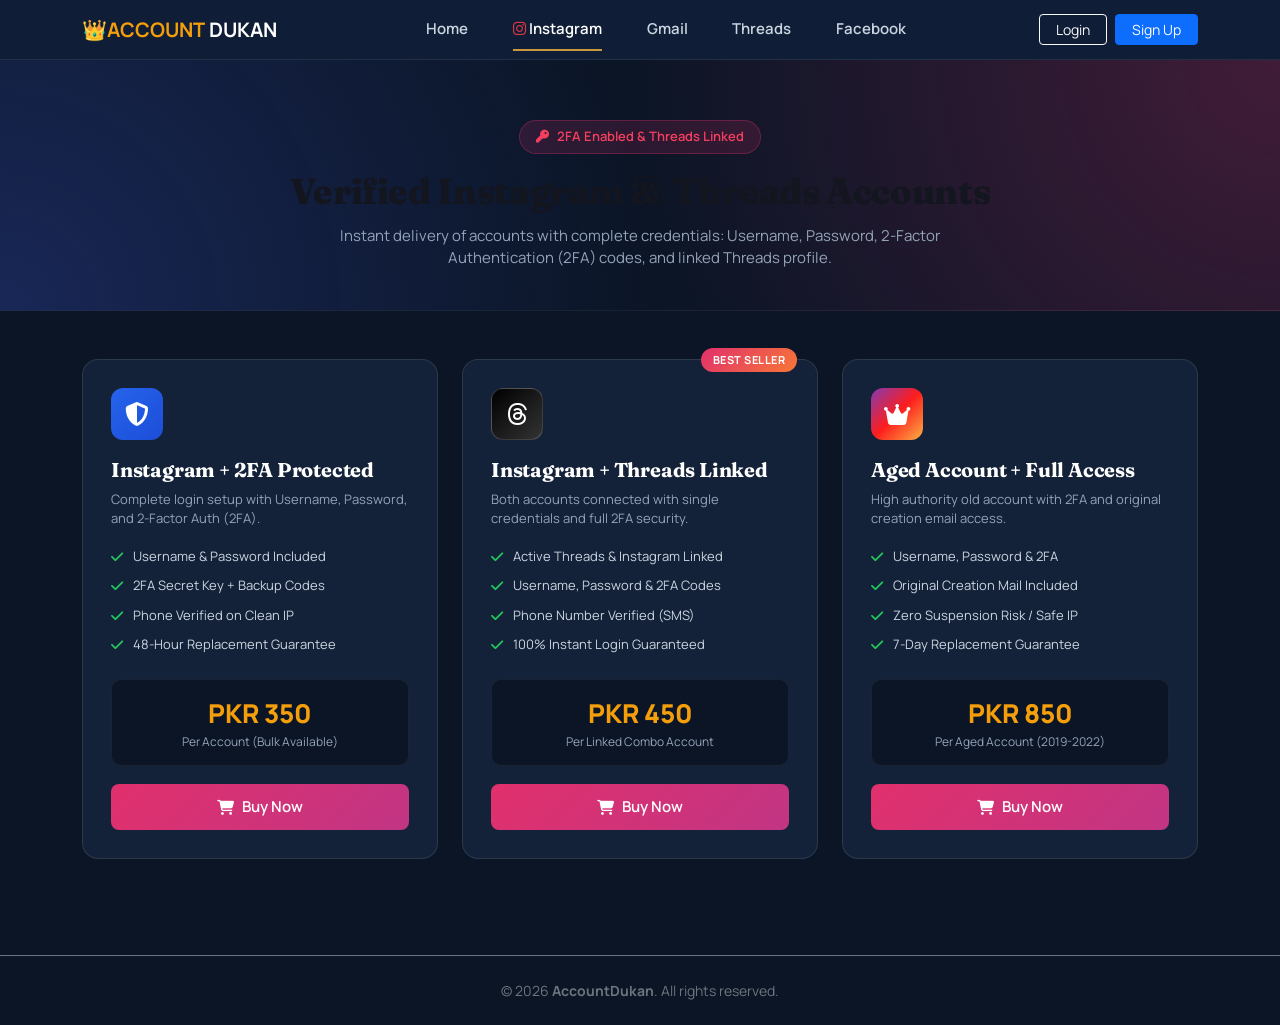
<file: instagram.html>
<!doctype html>
<html lang="en">
<head>
  <meta charset="utf-8">
  <meta name="viewport" content="width=device-width, initial-scale=1">
  <title>Buy Verified Instagram Accounts (2FA & Threads) — AccountDukan</title>
  <meta name="description" content="Buy phone-verified Instagram accounts with 2FA secret keys, backup codes, and Threads linked accounts on AccountDukan.">
  <link href="https://cdnjs.cloudflare.com/ajax/libs/font-awesome/6.4.0/css/all.min.css" rel="stylesheet">
  <link href="https://cdn.jsdelivr.net/npm/bootstrap@5.3.8/dist/css/bootstrap.min.css" rel="stylesheet">
  <link rel="stylesheet" href="./style.css">
  <style>
    body { background-color: #0b1526; color: #fff; min-height: 100vh; }
    .premium-navbar { background: #0f1e36 !important; border-bottom: 1px solid rgba(255,255,255,0.08); }
    .navbar-brand span { color: #f59e0b; }
    .nav-link { color: #cbd5e1 !important; font-weight: 500; font-size: 15px; }
    .nav-link:hover, .nav-link.active { color: #fff !important; }
    
    /* Hero Banner */
    .insta-hero {
      background: radial-gradient(circle at top right, rgba(225, 48, 108, 0.25), transparent 50%),
                  radial-gradient(circle at bottom left, rgba(64, 93, 230, 0.25), transparent 50%),
                  #0b1526;
      padding: 60px 20px 40px;
      text-align: center;
      border-bottom: 1px solid rgba(255,255,255,0.05);
    }
    .insta-badge {
      display: inline-flex;
      align-items: center;
      gap: 8px;
      padding: 6px 16px;
      background: rgba(225, 48, 108, 0.15);
      border: 1px solid rgba(225, 48, 108, 0.3);
      border-radius: 30px;
      color: #f43f5e;
      font-size: 13px;
      font-weight: 600;
      margin-bottom: 16px;
    }
    .insta-hero h1 { font-size: 36px; font-weight: 800; }
    .insta-hero p { color: #94a3b8; font-size: 15px; max-width: 650px; margin: 12px auto 0; }

    /* Account Cards */
    .insta-card {
      background: #132238;
      border: 1px solid rgba(255,255,255,0.1);
      border-radius: 16px;
      padding: 28px;
      transition: all 0.25s ease;
      display: flex;
      flex-direction: column;
      justify-content: space-between;
      height: 100%;
      position: relative;
    }
    .insta-card:hover {
      transform: translateY(-6px);
      border-color: #e1306c;
      box-shadow: 0 16px 36px rgba(225, 48, 108, 0.2);
    }
    .popular-tag {
      position: absolute;
      top: -12px;
      right: 20px;
      background: linear-gradient(135deg, #e1306c, #f77737);
      color: #fff;
      font-size: 11px;
      font-weight: 700;
      padding: 4px 12px;
      border-radius: 20px;
      letter-spacing: 0.5px;
    }
    .card-icon {
      width: 52px;
      height: 52px;
      border-radius: 12px;
      background: linear-gradient(135deg, #833ab4, #fd1d1d, #fcb045);
      display: flex;
      align-items: center;
      justify-content: center;
      font-size: 24px;
      color: #fff;
      margin-bottom: 18px;
    }
    .card-icon.threads {
      background: linear-gradient(135deg, #000, #333);
      border: 1px solid rgba(255,255,255,0.2);
    }
    .card-icon.shield {
      background: linear-gradient(135deg, #2563eb, #1d4ed8);
    }
    .insta-card h3 { font-size: 20px; font-weight: 700; color: #fff; margin-bottom: 8px; }
    .card-desc { font-size: 13px; color: #94a3b8; margin-bottom: 18px; }
    .feature-list { list-style: none; padding: 0; margin: 0 0 24px 0; }
    .feature-list li {
      font-size: 13px;
      color: #cbd5e1;
      margin-bottom: 10px;
      display: flex;
      align-items: center;
      gap: 10px;
    }
    .feature-list li i { color: #22c55e; font-size: 14px; }
    .price-box {
      background: #0b1526;
      border: 1px solid rgba(255,255,255,0.06);
      border-radius: 10px;
      padding: 14px;
      text-align: center;
      margin-bottom: 18px;
    }
    .price-amount { font-size: 26px; font-weight: 800; color: #f59e0b; }
    .price-unit { font-size: 12px; color: #94a3b8; }
    
    .btn-buy-now {
      background: linear-gradient(135deg, #e1306c, #c13584);
      color: #fff;
      border: none;
      padding: 12px;
      border-radius: 8px;
      font-size: 15px;
      font-weight: 600;
      width: 100%;
      cursor: pointer;
      display: flex;
      align-items: center;
      justify-content: center;
      gap: 8px;
      transition: opacity 0.2s;
    }
    .btn-buy-now:hover { opacity: 0.9; color: #fff; }

    /* Buy Modal */
    .modal-content { background: #132238; color: #fff; border: 1px solid rgba(255,255,255,0.12); border-radius: 16px; }
    .modal-header { border-bottom: 1px solid rgba(255,255,255,0.08); }
    .modal-footer { border-top: 1px solid rgba(255,255,255,0.08); }
    .form-control { background: #0b1526; border: 1px solid #24354d; color: #fff; }
    .form-control:focus { background: #0b1526; color: #fff; border-color: #e1306c; box-shadow: none; }
  </style>
</head>
<body>

  <!-- Navbar -->
  <nav class="navbar navbar-expand-lg sticky-top premium-navbar">
    <div class="container">
      <a class="navbar-brand d-flex align-items-center text-white fw-bold" href="./index.html">
        👑 <span>ACCOUNT</span>&nbsp;DUKAN
      </a>
      <button class="navbar-toggler border-0 text-white" type="button" data-bs-toggle="collapse" data-bs-target="#nav">
        <i class="fa-solid fa-bars"></i>
      </button>
      <div class="collapse navbar-collapse" id="nav">
        <ul class="navbar-nav mx-auto gap-3">
          <li class="nav-item"><a class="nav-link" href="index.html">Home</a></li>
          <li class="nav-item"><a class="nav-link active text-warning" href="instagram.html"><i class="fa-brands fa-instagram text-danger"></i> Instagram</a></li>
          <li class="nav-item"><a class="nav-link" href="index.html#gmail">Gmail</a></li>
          <li class="nav-item"><a class="nav-link" href="index.html#threads">Threads</a></li>
          <li class="nav-item"><a class="nav-link" href="index.html#facebook">Facebook</a></li>
        </ul>
        <div class="d-flex gap-2">
          <a href="login.html" class="btn btn-outline-light btn-sm px-3" id="navLoginBtn">Login</a>
          <a href="signup.html" class="btn btn-primary btn-sm px-3" id="navSignupBtn">Sign Up</a>
        </div>
      </div>
    </div>
  </nav>

  <!-- Hero Section -->
  <section class="insta-hero">
    <div class="container">
      <div class="insta-badge">
        <i class="fa-solid fa-key"></i> 2FA Enabled & Threads Linked
      </div>
      <h1>Verified Instagram & Threads Accounts</h1>
      <p>Instant delivery of accounts with complete credentials: Username, Password, 2-Factor Authentication (2FA) codes, and linked Threads profile.</p>
    </div>
  </section>

  <!-- Packages Section -->
  <section class="py-5">
    <div class="container">
      <div class="row g-4">

        <!-- Package 1: 2FA Secure Instagram Account -->
        <div class="col-lg-4 col-md-6">
          <div class="insta-card">
            <div>
              <div class="card-icon shield"><i class="fa-solid fa-shield-halved"></i></div>
              <h3>Instagram + 2FA Protected</h3>
              <p class="card-desc">Complete login setup with Username, Password, and 2-Factor Auth (2FA).</p>
              <ul class="feature-list">
                <li><i class="fa-solid fa-check"></i> Username & Password Included</li>
                <li><i class="fa-solid fa-check"></i> 2FA Secret Key + Backup Codes</li>
                <li><i class="fa-solid fa-check"></i> Phone Verified on Clean IP</li>
                <li><i class="fa-solid fa-check"></i> 48-Hour Replacement Guarantee</li>
              </ul>
            </div>
            <div>
              <div class="price-box">
                <div class="price-amount">PKR 350</div>
                <div class="price-unit">Per Account (Bulk Available)</div>
              </div>
              <button class="btn-buy-now" onclick="openOrderModal('Instagram + 2FA Protected', 350)">
                <i class="fa-solid fa-cart-shopping"></i> Buy Now
              </button>
            </div>
          </div>
        </div>

        <!-- Package 2: Instagram + Threads Combo (Most Popular) -->
        <div class="col-lg-4 col-md-6">
          <div class="insta-card">
            <span class="popular-tag">BEST SELLER</span>
            <div>
              <div class="card-icon threads"><i class="fa-brands fa-threads"></i></div>
              <h3>Instagram + Threads Linked</h3>
              <p class="card-desc">Both accounts connected with single credentials and full 2FA security.</p>
              <ul class="feature-list">
                <li><i class="fa-solid fa-check"></i> Active Threads & Instagram Linked</li>
                <li><i class="fa-solid fa-check"></i> Username, Password & 2FA Codes</li>
                <li><i class="fa-solid fa-check"></i> Phone Number Verified (SMS)</li>
                <li><i class="fa-solid fa-check"></i> 100% Instant Login Guaranteed</li>
              </ul>
            </div>
            <div>
              <div class="price-box">
                <div class="price-amount">PKR 450</div>
                <div class="price-unit">Per Linked Combo Account</div>
              </div>
              <button class="btn-buy-now" onclick="openOrderModal('Instagram + Threads Combo (2FA)', 450)">
                <i class="fa-solid fa-cart-shopping"></i> Buy Now
              </button>
            </div>
          </div>
        </div>

        <!-- Package 3: Aged Account + 2FA + Email Access -->
        <div class="col-lg-4 col-md-6">
          <div class="insta-card">
            <div>
              <div class="card-icon"><i class="fa-solid fa-crown"></i></div>
              <h3>Aged Account + Full Access</h3>
              <p class="card-desc">High authority old account with 2FA and original creation email access.</p>
              <ul class="feature-list">
                <li><i class="fa-solid fa-check"></i> Username, Password & 2FA</li>
                <li><i class="fa-solid fa-check"></i> Original Creation Mail Included</li>
                <li><i class="fa-solid fa-check"></i> Zero Suspension Risk / Safe IP</li>
                <li><i class="fa-solid fa-check"></i> 7-Day Replacement Guarantee</li>
              </ul>
            </div>
            <div>
              <div class="price-box">
                <div class="price-amount">PKR 850</div>
                <div class="price-unit">Per Aged Account (2019-2022)</div>
              </div>
              <button class="btn-buy-now" onclick="openOrderModal('Aged Account + 2FA + Mail Access', 850)">
                <i class="fa-solid fa-cart-shopping"></i> Buy Now
              </button>
            </div>
          </div>
        </div>

      </div>
    </div>
  </section>

  <!-- Quick Buy Order Modal -->
  <div class="modal fade" id="orderModal" tabindex="-1" aria-hidden="true">
    <div class="modal-dialog modal-dialog-centered">
      <div class="modal-content">
        <div class="modal-header">
          <h5 class="modal-title" id="orderModalTitle">Order Verified Account</h5>
          <button type="button" class="btn-close btn-close-white" data-bs-dismiss="modal"></button>
        </div>
        <div class="modal-body">
          <div class="mb-3">
            <label class="form-label text-secondary small">Package Selected</label>
            <input type="text" id="modalPackageName" class="form-control" readonly>
          </div>
          <div class="row g-2 mb-3">
            <div class="col-6">
              <label class="form-label text-secondary small">Quantity</label>
              <input type="number" id="modalQuantity" class="form-control" value="1" min="1" max="500" oninput="calculateTotal()">
            </div>
            <div class="col-6">
              <label class="form-label text-secondary small">Total Price</label>
              <input type="text" id="modalTotal" class="form-control fw-bold text-warning" readonly>
            </div>
          </div>
          <div class="mb-3">
            <label class="form-label text-secondary small">Your Name / WhatsApp</label>
            <input type="text" id="modalCustomerContact" class="form-control" placeholder="e.g. Ali - 03001234567">
          </div>
          <div class="p-2 rounded bg-dark border border-secondary text-secondary small">
            ⚡ <strong>Delivery Format:</strong> Username : Password : 2FA Key : Backup Codes (Delivered via WhatsApp in 5–15 mins).
          </div>
        </div>
        <div class="modal-footer">
          <button type="button" class="btn btn-secondary btn-sm" data-bs-dismiss="modal">Cancel</button>
          <button type="button" class="btn btn-success" onclick="proceedToWhatsAppOrder()">
            <i class="fa-brands fa-whatsapp"></i> Confirm Order on WhatsApp
          </button>
        </div>
      </div>
    </div>
  </div>

  <footer class="py-4 text-center border-top border-secondary mt-5 text-secondary small">
    © 2026 <strong>AccountDukan</strong>. All rights reserved.
  </footer>

  <script src="https://cdn.jsdelivr.net/npm/bootstrap@5.3.8/dist/js/bootstrap.bundle.min.js"></script>
  <script>
    let currentUnitRate = 350;
    let selectedPackage = '';
    const bsOrderModal = new bootstrap.Modal(document.getElementById('orderModal'));

    function openOrderModal(packageName, unitPrice) {
      selectedPackage = packageName;
      currentUnitRate = unitPrice;
      document.getElementById('modalPackageName').value = packageName;
      document.getElementById('modalQuantity').value = 1;
      calculateTotal();
      bsOrderModal.show();
    }

    function calculateTotal() {
      const qty = parseInt(document.getElementById('modalQuantity').value) || 1;
      const total = qty * currentUnitRate;
      document.getElementById('modalTotal').value = 'PKR ' + total.toLocaleString();
    }

    function proceedToWhatsAppOrder() {
      const qty = document.getElementById('modalQuantity').value || 1;
      const total = document.getElementById('modalTotal').value;
      const contact = document.getElementById('modalCustomerContact').value.trim();

      const message = `Hello AccountDukan! 👑\nI want to buy Accounts:\n• Package: ${selectedPackage}\n• Details: Username, Password & 2FA\n• Quantity: ${qty}\n• Total Amount: ${total}\n• Customer: ${contact || 'Direct Buyer'}\n\nPlease share payment details for instant delivery.`;

      // واٹس ایپ نمبر
      const waNumber = '923001234567';
      const waUrl = `https://wa.me/${waNumber}?text=${encodeURIComponent(message)}`;
      window.open(waUrl, '_blank');
    }

    // چیک کریں اگر یوزر لاگ ان ہے تو نیو بار میں نام دکھائیں
    const activeUser = JSON.parse(localStorage.getItem('account_dukan_current_user'));
    if (activeUser) {
      const loginBtn = document.getElementById('navLoginBtn');
      const signupBtn = document.getElementById('navSignupBtn');
      if (loginBtn) {
        loginBtn.innerHTML = `👤 ${activeUser.name}`;
        loginBtn.href = "#";
      }
      if (signupBtn) {
        signupBtn.textContent = "Logout";
        signupBtn.href = "#";
        signupBtn.onclick = function(e) {
          e.preventDefault();
          localStorage.removeItem('account_dukan_current_user');
          window.location.reload();
        };
      }
    }
  </script>
</body>
</html>
</file>
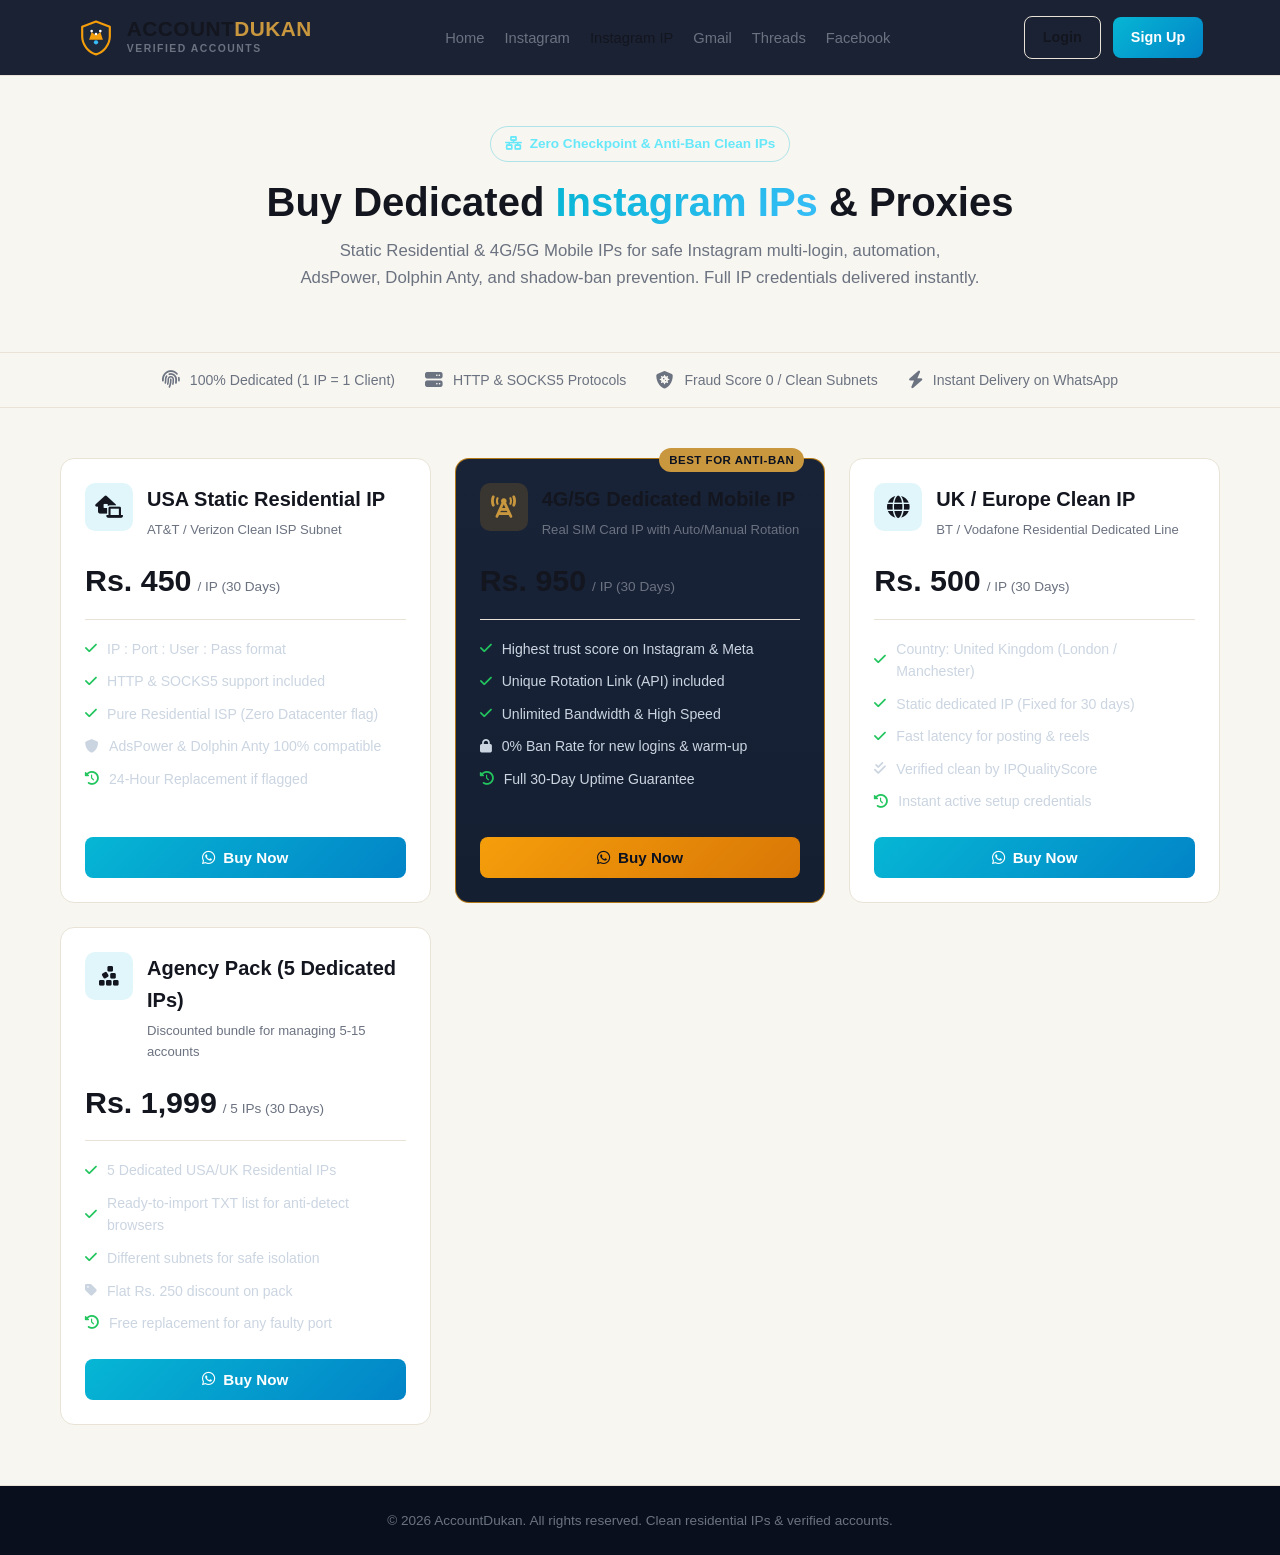
<file: instagramip.html>
<!DOCTYPE html>
<html lang="en">
<head>
  <meta charset="UTF-8">
  <meta name="viewport" content="width=device-width, initial-scale=1.0">
  <title>Buy Instagram Clean Dedicated IPs & Proxies | AccountDukan</title>
  <link rel="stylesheet" href="https://cdnjs.cloudflare.com/ajax/libs/font-awesome/6.5.1/css/all.min.css">
  <style>
   :root {
  --bg-dark: #f8f6f1;           /* index.html ka soft paper background */
  --bg-card: #ffffff;           /* Cards ka white background */
  --bg-card-hover: #f3efe6;     /* Hover par halka golden/paper effect */
  --primary-navy: #ffffff;      /* Navbar ka white background */
  --accent-gold: #c9973e;       /* Gold branding */
  --accent-blue: #2563eb;       
  --text-white: #14161f;        /* Text dark ink ho jayega */
  --text-dim: #6b7280;          /* Secondary text gray */
  --border-color: #e8e3d6;      /* index.html ki soft border */
  --font-family: 'Manrope', 'Segoe UI', Roboto, sans-serif;
}


    * {
      margin: 0;
      padding: 0;
      box-sizing: border-box;
      font-family: var(--font-family);
    }

    body {
      background-color: var(--bg-dark);
      color: var(--text-white);
      line-height: 1.6;
      min-height: 100vh;
      display: flex;
      flex-direction: column;
    }

    /* Navbar */
    .navbar {
      display: flex;
      justify-content: space-between;
      align-items: center;
      padding: 16px 6%;
      background: rgba(15, 23, 42, 0.95);
      border-bottom: 1px solid var(--border-color);
      position: sticky;
      top: 0;
      z-index: 100;
      backdrop-filter: blur(10px);
    }

    .brand-logo {
      display: flex;
      align-items: center;
      gap: 12px;
      text-decoration: none;
      color: var(--text-white);
    }

    .brand-logo svg {
      width: 38px;
      height: 38px;
    }

    .brand-text {
      display: flex;
      flex-direction: column;
    }

    .brand-name {
      font-size: 1.3rem;
      font-weight: 800;
      letter-spacing: 0.5px;
      line-height: 1.1;
    }

    .brand-name span {
      color: var(--accent-gold);
    }

    .brand-tag {
      font-size: 0.65rem;
      color: var(--text-dim);
      letter-spacing: 1.5px;
      font-weight: 600;
    }

    .nav-links {
      display: flex;
      gap: 20px;
      list-style: none;
      align-items: center;
    }

    .nav-links a {
      color: var(--text-dim);
      text-decoration: none;
      font-weight: 500;
      font-size: 0.92rem;
      transition: all 0.2s ease;
    }

    .nav-links a:hover,
    .nav-links a.active {
      color: var(--text-white);
    }

    .nav-links a.active {
      border-bottom: 2px solid var(--accent-cyan);
      padding-bottom: 4px;
    }

    .nav-actions {
      display: flex;
      gap: 12px;
      align-items: center;
    }

    .btn {
      padding: 9px 18px;
      border-radius: 8px;
      font-weight: 600;
      font-size: 0.9rem;
      cursor: pointer;
      text-decoration: none;
      transition: all 0.2s ease;
      display: inline-flex;
      align-items: center;
      gap: 8px;
      border: none;
    }

    .btn-login {
      background: transparent;
      color: var(--text-white);
      border: 1px solid var(--border-color);
    }

    .btn-login:hover {
      background: rgba(255, 255, 255, 0.05);
      border-color: rgba(255, 255, 255, 0.2);
    }

    .btn-signup {
      background: linear-gradient(135deg, #06b6d4, #0284c7);
      color: #fff;
    }

    .btn-signup:hover {
      box-shadow: 0 4px 14px rgba(6, 182, 212, 0.4);
      transform: translateY(-1px);
    }

    .user-greeting {
      font-size: 0.9rem;
      color: var(--accent-gold);
      font-weight: 600;
      display: flex;
      align-items: center;
      gap: 8px;
    }

    /* Hero */
    .hero-section {
      text-align: center;
      padding: 50px 20px 30px;
      max-width: 900px;
      margin: 0 auto;
    }

    .hero-badge {
      display: inline-flex;
      align-items: center;
      gap: 8px;
      background: var(--badge-bg);
      color: #67e8f9;
      border: 1px solid rgba(6, 182, 212, 0.3);
      padding: 6px 14px;
      border-radius: 30px;
      font-size: 0.85rem;
      font-weight: 600;
      margin-bottom: 16px;
    }

    .hero-title {
      font-size: 2.5rem;
      font-weight: 800;
      margin-bottom: 12px;
      line-height: 1.2;
    }

    .hero-title span {
      background: linear-gradient(135deg, #06b6d4, #38bdf8);
      -webkit-background-clip: text;
      -webkit-text-fill-color: transparent;
    }

    .hero-subtitle {
      color: var(--text-dim);
      font-size: 1.05rem;
      max-width: 680px;
      margin: 0 auto;
    }

    /* Trust Highlights */
    .trust-strip {
      display: flex;
      justify-content: center;
      gap: 30px;
      flex-wrap: wrap;
      margin: 30px 0;
      padding: 16px 20px;
      background: rgba(255, 255, 255, 0.02);
      border-top: 1px solid var(--border-color);
      border-bottom: 1px solid var(--border-color);
    }

    .trust-item {
      display: flex;
      align-items: center;
      gap: 10px;
      color: var(--text-dim);
      font-size: 0.88rem;
    }

    .trust-item i {
      color: var(--accent-cyan);
      font-size: 1.1rem;
    }

    /* Products Grid */
    .products-container {
      max-width: 1200px;
      margin: 20px auto 60px;
      padding: 0 20px;
      display: grid;
      grid-template-columns: repeat(auto-fit, minmax(320px, 1fr));
      gap: 24px;
      width: 100%;
    }

    .product-card {
      background: var(--bg-card);
      border: 1px solid var(--border-color);
      border-radius: 14px;
      padding: 24px;
      display: flex;
      flex-direction: column;
      justify-content: space-between;
      transition: transform 0.2s, border-color 0.2s, box-shadow 0.2s;
      position: relative;
    }

    .product-card:hover {
      transform: translateY(-4px);
      border-color: rgba(6, 182, 212, 0.4);
      box-shadow: 0 10px 25px rgba(0, 0, 0, 0.5);
    }

    .product-card.featured {
      border: 1.5px solid rgba(245, 158, 11, 0.7);
      background: linear-gradient(180deg, #182338 0%, #151f32 100%);
    }

    .popular-tag {
      position: absolute;
      top: -11px;
      right: 20px;
      background: var(--accent-gold);
      color: #0b1120;
      font-size: 0.72rem;
      font-weight: 800;
      padding: 3px 10px;
      border-radius: 20px;
      letter-spacing: 0.5px;
      text-transform: uppercase;
    }

    .card-header {
      display: flex;
      align-items: flex-start;
      gap: 14px;
      margin-bottom: 16px;
    }

    .icon-box {
      width: 48px;
      height: 48px;
      border-radius: 10px;
      background: rgba(6, 182, 212, 0.12);
      display: flex;
      align-items: center;
      justify-content: center;
      color: var(--accent-cyan);
      font-size: 1.4rem;
      flex-shrink: 0;
    }

    .product-card.featured .icon-box {
      background: rgba(245, 158, 11, 0.15);
      color: var(--accent-gold);
    }

    .card-title h3 {
      font-size: 1.25rem;
      font-weight: 700;
      color: var(--text-white);
      margin-bottom: 4px;
    }

    .card-title p {
      font-size: 0.82rem;
      color: var(--text-dim);
    }

    .price-box {
      margin: 14px 0 18px;
      padding-bottom: 14px;
      border-bottom: 1px solid var(--border-color);
      display: flex;
      align-items: baseline;
      gap: 6px;
    }

    .price-amount {
      font-size: 1.9rem;
      font-weight: 800;
      color: var(--text-white);
    }

    .price-unit {
      color: var(--text-dim);
      font-size: 0.85rem;
    }

    .features-list {
      list-style: none;
      margin-bottom: 24px;
      display: flex;
      flex-direction: column;
      gap: 10px;
    }

    .features-list li {
      font-size: 0.88rem;
      color: #cbd5e1;
      display: flex;
      align-items: center;
      gap: 10px;
    }

    .features-list li i {
      color: #22c55e;
      font-size: 0.85rem;
    }

    .features-list li.security i {
      color: var(--accent-cyan);
    }

    .btn-buy {
      width: 100%;
      background: linear-gradient(135deg, #06b6d4, #0284c7);
      color: #fff;
      padding: 12px;
      border-radius: 8px;
      font-size: 0.95rem;
      font-weight: 700;
      border: none;
      cursor: pointer;
      display: flex;
      align-items: center;
      justify-content: center;
      gap: 8px;
      transition: opacity 0.2s, transform 0.1s;
    }

    .btn-buy:hover {
      opacity: 0.92;
      transform: translateY(-1px);
    }

    .product-card.featured .btn-buy {
      background: linear-gradient(135deg, #f59e0b, #d97706);
      color: #0b1120;
    }

    /* Modal */
    .modal-backdrop {
      display: none;
      position: fixed;
      inset: 0;
      background: rgba(0, 0, 0, 0.75);
      z-index: 1000;
      justify-content: center;
      align-items: center;
      padding: 20px;
      backdrop-filter: blur(4px);
    }

    .modal-backdrop.open {
      display: flex;
    }

    .modal-content {
      background: #111a2e;
      border: 1px solid var(--border-color);
      border-radius: 14px;
      max-width: 480px;
      width: 100%;
      padding: 24px;
      box-shadow: 0 20px 40px rgba(0, 0, 0, 0.6);
      position: relative;
    }

    .modal-close {
      position: absolute;
      top: 16px;
      right: 18px;
      background: none;
      border: none;
      color: var(--text-dim);
      font-size: 1.3rem;
      cursor: pointer;
    }

    .modal-close:hover {
      color: #fff;
    }

    .modal-title {
      font-size: 1.3rem;
      font-weight: 700;
      margin-bottom: 6px;
    }

    .modal-item-name {
      color: var(--accent-cyan);
      font-weight: 600;
      font-size: 0.95rem;
      margin-bottom: 16px;
    }

    .form-group {
      margin-bottom: 14px;
    }

    .form-group label {
      display: block;
      font-size: 0.85rem;
      color: var(--text-dim);
      margin-bottom: 6px;
    }

    .form-group input, .form-group select {
      width: 100%;
      padding: 10px 12px;
      background: #0b1120;
      border: 1px solid var(--border-color);
      border-radius: 6px;
      color: #fff;
      font-size: 0.92rem;
      outline: none;
    }

    .form-group input:focus, .form-group select:focus {
      border-color: var(--accent-cyan);
    }

    .qty-control {
      display: flex;
      align-items: center;
      gap: 12px;
    }

    .qty-btn {
      width: 36px;
      height: 36px;
      background: #1e293b;
      border: 1px solid var(--border-color);
      color: #fff;
      font-size: 1.1rem;
      border-radius: 6px;
      cursor: pointer;
    }

    .qty-display {
      font-weight: 700;
      font-size: 1.1rem;
      width: 40px;
      text-align: center;
    }

    .modal-summary {
      background: #0b1120;
      padding: 12px;
      border-radius: 8px;
      margin: 18px 0;
      display: flex;
      justify-content: space-between;
      align-items: center;
      border: 1px dashed var(--border-color);
    }

    .modal-total {
      font-size: 1.3rem;
      font-weight: 800;
      color: var(--accent-gold);
    }

    .btn-submit-order {
      width: 100%;
      background: #25d366;
      color: #0b1120;
      padding: 12px;
      border-radius: 8px;
      font-size: 0.98rem;
      font-weight: 700;
      border: none;
      cursor: pointer;
      display: flex;
      align-items: center;
      justify-content: center;
      gap: 8px;
    }

    .btn-submit-order:hover {
      background: #1eb956;
    }

    /* Footer */
    footer {
      margin-top: auto;
      text-align: center;
      padding: 24px;
      background: #0a0f1d;
      color: var(--text-dim);
      font-size: 0.85rem;
      border-top: 1px solid var(--border-color);
    }

    @media (max-width: 768px) {
      .navbar {
        flex-direction: column;
        gap: 12px;
        padding: 12px 16px;
      }
      .nav-links {
        gap: 12px;
        font-size: 0.82rem;
        flex-wrap: wrap;
        justify-content: center;
      }
      .hero-title {
        font-size: 1.9rem;
      }
    }
  </style>
</head>
<body>

  <!-- Header / Navigation -->
  <header class="navbar">
    <a href="index.html" class="brand-logo">
      <!-- AccountDukan Shield & Crown SVG Logo -->
      <svg viewBox="0 0 44 44" fill="none" xmlns="http://www.w3.org/2000/svg">
        <path d="M22 3L6 9V20C6 29.5 12.8 38.3 22 41C31.2 38.3 38 29.5 38 20V9L22 3Z" fill="#1e293b" stroke="#f59e0b" stroke-width="2.5" stroke-linejoin="round"/>
        <path d="M14 24L17 15L22 19L27 15L30 24H14Z" fill="#f59e0b"/>
        <circle cx="17" cy="14" r="1.5" fill="#ffffff"/>
        <circle cx="22" cy="17.5" r="1.5" fill="#ffffff"/>
        <circle cx="27" cy="14" r="1.5" fill="#ffffff"/>
        <circle cx="22" cy="27" r="2.5" fill="#38bdf8"/>
      </svg>
      <div class="brand-text">
        <span class="brand-name">ACCOUNT<span>DUKAN</span></span>
        <span class="brand-tag">VERIFIED ACCOUNTS</span>
      </div>
    </a>

    <ul class="nav-links">
      <li><a href="index.html">Home</a></li>
      <li><a href="instagram.html">Instagram</a></li>
      <li><a href="instagram-ip.html" class="active">Instagram IP</a></li>
      <li><a href="gmail.html">Gmail</a></li>
      <li><a href="threads.html">Threads</a></li>
      <li><a href="facebook.html">Facebook</a></li>
    </ul>

    <div class="nav-actions" id="nav-actions-container">
      <a href="login.html" class="btn btn-login">Login</a>
      <a href="signup.html" class="btn btn-signup">Sign Up</a>
    </div>
  </header>

  <!-- Hero Section -->
  <section class="hero-section">
    <div class="hero-badge">
      <i class="fa-solid fa-network-wired"></i> Zero Checkpoint & Anti-Ban Clean IPs
    </div>
    <h1 class="hero-title">Buy Dedicated <span>Instagram IPs</span> & Proxies</h1>
    <p class="hero-subtitle">
      Static Residential & 4G/5G Mobile IPs for safe Instagram multi-login, automation, AdsPower, Dolphin Anty, and shadow-ban prevention. Full IP credentials delivered instantly.
    </p>
  </section>

  <!-- Trust Strip -->
  <div class="trust-strip">
    <div class="trust-item"><i class="fa-solid fa-fingerprint"></i> 100% Dedicated (1 IP = 1 Client)</div>
    <div class="trust-item"><i class="fa-solid fa-server"></i> HTTP & SOCKS5 Protocols</div>
    <div class="trust-item"><i class="fa-solid fa-shield-virus"></i> Fraud Score 0 / Clean Subnets</div>
    <div class="trust-item"><i class="fa-solid fa-bolt"></i> Instant Delivery on WhatsApp</div>
  </div>

  <!-- Products Grid (Credentials Only: IP:Port:User:Pass) -->
  <main class="products-container">

    <!-- Card 1: Static Residential ISP IP (USA / UK) -->
    <div class="product-card">
      <div>
        <div class="card-header">
          <div class="icon-box"><i class="fa-solid fa-house-laptop"></i></div>
          <div class="card-title">
            <h3>USA Static Residential IP</h3>
            <p>AT&T / Verizon Clean ISP Subnet</p>
          </div>
        </div>
        <div class="price-box">
          <span class="price-amount">Rs. 450</span>
          <span class="price-unit">/ IP (30 Days)</span>
        </div>
        <ul class="features-list">
          <li><i class="fa-solid fa-check"></i> IP : Port : User : Pass format</li>
          <li><i class="fa-solid fa-check"></i> HTTP & SOCKS5 support included</li>
          <li><i class="fa-solid fa-check"></i> Pure Residential ISP (Zero Datacenter flag)</li>
          <li class="security"><i class="fa-solid fa-shield"></i> AdsPower & Dolphin Anty 100% compatible</li>
          <li><i class="fa-solid fa-clock-rotate-left"></i> 24-Hour Replacement if flagged</li>
        </ul>
      </div>
      <button class="btn-buy" onclick="openOrderModal('USA Static Residential IP', 450)">
        <i class="fa-brands fa-whatsapp"></i> Buy Now
      </button>
    </div>

    <!-- Card 2: 4G/5G Mobile IP (Featured) -->
    <div class="product-card featured">
      <span class="popular-tag">Best For Anti-Ban</span>
      <div>
        <div class="card-header">
          <div class="icon-box"><i class="fa-solid fa-tower-cell"></i></div>
          <div class="card-title">
            <h3>4G/5G Dedicated Mobile IP</h3>
            <p>Real SIM Card IP with Auto/Manual Rotation</p>
          </div>
        </div>
        <div class="price-box">
          <span class="price-amount">Rs. 950</span>
          <span class="price-unit">/ IP (30 Days)</span>
        </div>
        <ul class="features-list">
          <li><i class="fa-solid fa-check"></i> Highest trust score on Instagram & Meta</li>
          <li><i class="fa-solid fa-check"></i> Unique Rotation Link (API) included</li>
          <li><i class="fa-solid fa-check"></i> Unlimited Bandwidth & High Speed</li>
          <li class="security"><i class="fa-solid fa-lock"></i> 0% Ban Rate for new logins & warm-up</li>
          <li><i class="fa-solid fa-clock-rotate-left"></i> Full 30-Day Uptime Guarantee</li>
        </ul>
      </div>
      <button class="btn-buy" onclick="openOrderModal('4G/5G Dedicated Mobile IP', 950)">
        <i class="fa-brands fa-whatsapp"></i> Buy Now
      </button>
    </div>

    <!-- Card 3: UK / Europe Residential IP -->
    <div class="product-card">
      <div>
        <div class="card-header">
          <div class="icon-box"><i class="fa-solid fa-globe"></i></div>
          <div class="card-title">
            <h3>UK / Europe Clean IP</h3>
            <p>BT / Vodafone Residential Dedicated Line</p>
          </div>
        </div>
        <div class="price-box">
          <span class="price-amount">Rs. 500</span>
          <span class="price-unit">/ IP (30 Days)</span>
        </div>
        <ul class="features-list">
          <li><i class="fa-solid fa-check"></i> Country: United Kingdom (London / Manchester)</li>
          <li><i class="fa-solid fa-check"></i> Static dedicated IP (Fixed for 30 days)</li>
          <li><i class="fa-solid fa-check"></i> Fast latency for posting & reels</li>
          <li class="security"><i class="fa-solid fa-check-double"></i> Verified clean by IPQualityScore</li>
          <li><i class="fa-solid fa-clock-rotate-left"></i> Instant active setup credentials</li>
        </ul>
      </div>
      <button class="btn-buy" onclick="openOrderModal('UK / Europe Clean IP', 500)">
        <i class="fa-brands fa-whatsapp"></i> Buy Now
      </button>
    </div>

    <!-- Card 4: Multi-Account 5x IP Agency Pack -->
    <div class="product-card">
      <div>
        <div class="card-header">
          <div class="icon-box"><i class="fa-solid fa-cubes-stacked"></i></div>
          <div class="card-title">
            <h3>Agency Pack (5 Dedicated IPs)</h3>
            <p>Discounted bundle for managing 5-15 accounts</p>
          </div>
        </div>
        <div class="price-box">
          <span class="price-amount">Rs. 1,999</span>
          <span class="price-unit">/ 5 IPs (30 Days)</span>
        </div>
        <ul class="features-list">
          <li><i class="fa-solid fa-check"></i> 5 Dedicated USA/UK Residential IPs</li>
          <li><i class="fa-solid fa-check"></i> Ready-to-import TXT list for anti-detect browsers</li>
          <li><i class="fa-solid fa-check"></i> Different subnets for safe isolation</li>
          <li class="security"><i class="fa-solid fa-tag"></i> Flat Rs. 250 discount on pack</li>
          <li><i class="fa-solid fa-clock-rotate-left"></i> Free replacement for any faulty port</li>
        </ul>
      </div>
      <button class="btn-buy" onclick="openOrderModal('Agency Pack (5 Dedicated IPs)', 1999, 5)">
        <i class="fa-brands fa-whatsapp"></i> Buy Now
      </button>
    </div>

  </main>

  <!-- Buy Now Modal -->
  <div class="modal-backdrop" id="orderModal">
    <div class="modal-content">
      <button class="modal-close" onclick="closeOrderModal()">&times;</button>
      <h3 class="modal-title">Confirm IP Order</h3>
      <p class="modal-item-name" id="modalItemTitle">USA Static Residential IP</p>

      <div class="form-group">
        <label>Your Name:</label>
        <input type="text" id="custName" placeholder="Enter your full name">
      </div>

      <div class="form-group">
        <label>Protocol Preference:</label>
        <select id="protocolSelect">
          <option value="HTTP / HTTPS">HTTP / HTTPS (Standard)</option>
          <option value="SOCKS5">SOCKS5 (Recommended for Anti-Detect)</option>
          <option value="Both / Either">Both / Either</option>
        </select>
      </div>

      <div class="form-group">
        <label>Quantity (Number of IPs/Packs):</label>
        <div class="qty-control">
          <button class="qty-btn" type="button" onclick="changeQty(-1)">-</button>
          <span class="qty-display" id="qtyDisplay">1</span>
          <button class="qty-btn" type="button" onclick="changeQty(1)">+</button>
        </div>
      </div>

      <div class="form-group">
        <label>Target Location / Anti-Detect Browser (Optional):</label>
        <input type="text" id="custNote" placeholder="e.g. USA AT&T, using AdsPower or Dolphin">
      </div>

      <div class="modal-summary">
        <span>Total Amount:</span>
        <span class="modal-total" id="modalTotal">Rs. 450</span>
      </div>

      <button class="btn-submit-order" onclick="submitToWhatsApp()">
        <i class="fa-brands fa-whatsapp"></i> Order & Get IP Credentials on WhatsApp
      </button>
    </div>
  </div>

  <!-- Footer -->
  <footer>
    <p>&copy; 2026 AccountDukan. All rights reserved. Clean residential IPs & verified accounts.</p>
  </footer>

  <script>
    // State
    let currentItem = { name: '', unitPrice: 0, defaultPackSize: 1 };
    let currentQty = 1;

    // Open Modal
    function openOrderModal(itemName, unitPrice, packSize = 1) {
      currentItem = { name: itemName, unitPrice: unitPrice, defaultPackSize: packSize };
      currentQty = 1;

      document.getElementById('modalItemTitle').innerText = itemName;
      document.getElementById('qtyDisplay').innerText = currentQty;
      updateTotal();

      // Autofill logged-in user name
      try {
        const stored = localStorage.getItem('account_dukan_current_user');
        if (stored) {
          const u = JSON.parse(stored);
          if (u.name) document.getElementById('custName').value = u.name;
        }
      } catch (e) {}

      document.getElementById('orderModal').classList.add('open');
    }

    // Close Modal
    function closeOrderModal() {
      document.getElementById('orderModal').classList.remove('open');
    }

    // Quantity update
    function changeQty(delta) {
      currentQty = Math.max(1, currentQty + delta);
      document.getElementById('qtyDisplay').innerText = currentQty;
      updateTotal();
    }

    function updateTotal() {
      const total = currentQty * currentItem.unitPrice;
      document.getElementById('modalTotal').innerText = 'Rs. ' + total;
    }

    // Forward to WhatsApp
    function submitToWhatsApp() {
      const name = document.getElementById('custName').value.trim() || 'Valued Customer';
      const proto = document.getElementById('protocolSelect').value;
      const note = document.getElementById('custNote').value.trim();
      const total = currentQty * currentItem.unitPrice;

      const whatsappNumber = '923001234567'; // <-- Apna WhatsApp number yahan set karein

      let msg = `*NEW INSTAGRAM IP ORDER - ACCOUNTDUKAN*\n`;
      msg += `------------------------------\n`;
      msg += `*Plan:* ${currentItem.name}\n`;
      msg += `*Quantity:* ${currentQty}\n`;
      msg += `*Protocol:* ${proto}\n`;
      msg += `*Total Amount:* Rs. ${total}\n`;
      msg += `*Customer Name:* ${name}\n`;
      if (note) {
        msg += `*Details / Browser:* ${note}\n`;
      }
      msg += `------------------------------\n`;
      msg += `Please send the IP credentials in (IP:Port:Username:Password) format.`;

      const encoded = encodeURIComponent(msg);
      window.open(`https://wa.me/${whatsappNumber}?text=${encoded}`, '_blank');
      closeOrderModal();
    }

    // Header session sync
    window.addEventListener('DOMContentLoaded', () => {
      const container = document.getElementById('nav-actions-container');
      try {
        const raw = localStorage.getItem('account_dukan_current_user');
        if (raw) {
          const user = JSON.parse(raw);
          if (user && user.name) {
            container.innerHTML = `
              <div class="user-greeting">
                <i class="fa-solid fa-circle-user"></i>
                <span>${user.name.split(' ')[0]}</span>
              </div>
              <button onclick="handleLogout()" class="btn btn-login" style="padding: 6px 12px; font-size: 0.8rem;">
                <i class="fa-solid fa-right-from-bracket"></i> Logout
              </button>
            `;
          }
        }
      } catch (err) {}
    });

    function handleLogout() {
      localStorage.removeItem('account_dukan_current_user');
      window.location.reload();
    }

    // Close on backdrop click
    document.getElementById('orderModal').addEventListener('click', function(e) {
      if (e.target === this) {
        closeOrderModal();
      }
    });
  </script>
</body>
</html>
</file>
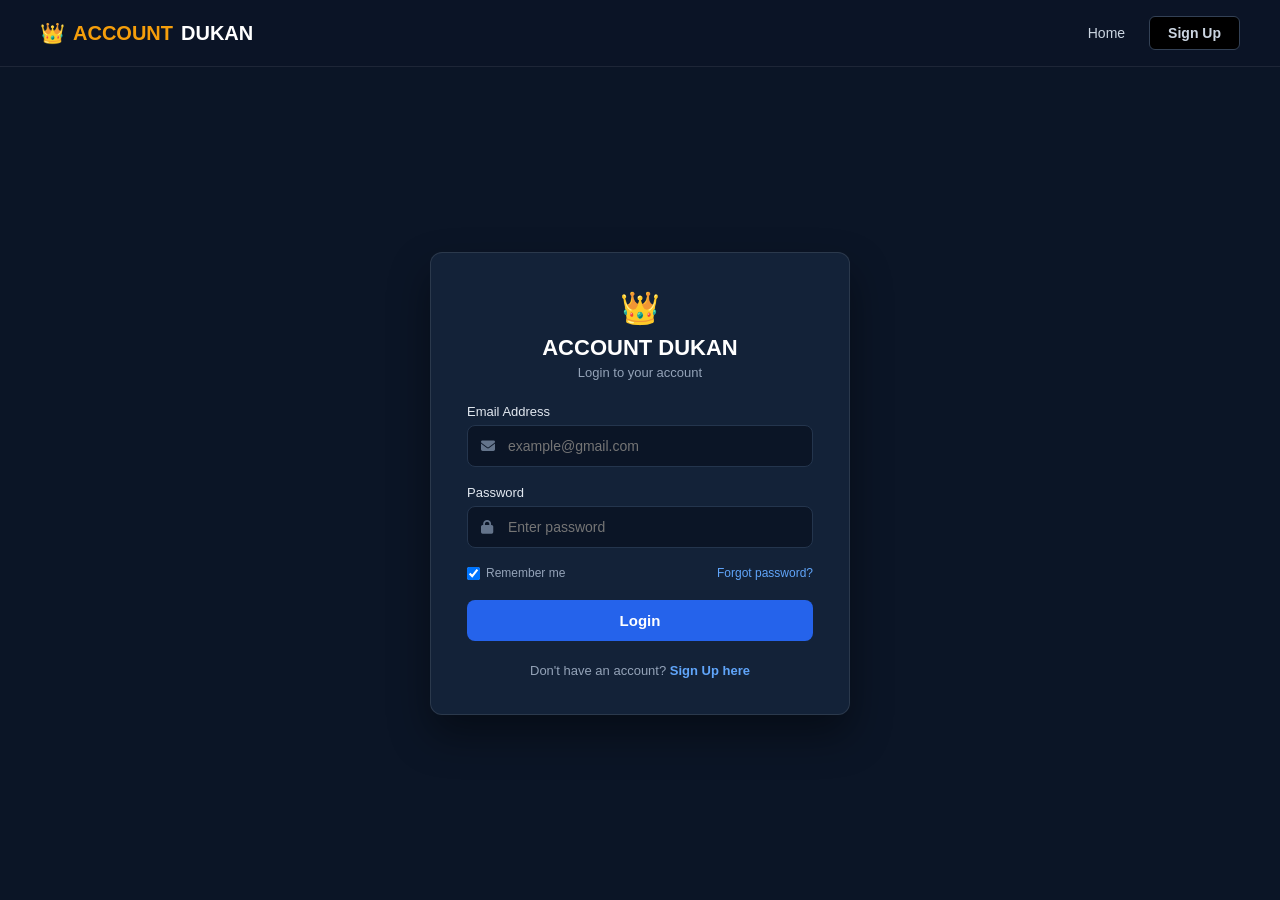
<file: login.html>
<!DOCTYPE html>
<html lang="en">
<head>
  <meta charset="UTF-8" />
  <meta name="viewport" content="width=device-width, initial-scale=1.0" />
  <title>Login - Account Dukan</title>
  <link rel="stylesheet" href="https://cdnjs.cloudflare.com/ajax/libs/font-awesome/6.4.0/css/all.min.css" />
  <script>
    // اگر یوزر پہلے سے لاگ ان ہے تو فوراً ہوم پیج پر بھیج دیں
    const activeUser = JSON.parse(localStorage.getItem('account_dukan_current_user'));
    if (activeUser) {
      window.location.replace('index.html');
    }
  </script>
  <style>
    * { margin: 0; padding: 0; box-sizing: border-box; font-family: -apple-system, BlinkMacSystemFont, "Segoe UI", Roboto, sans-serif; }
    body { background-color: #0b1526; color: #fff; min-height: 100vh; display: flex; flex-direction: column; }
    
    .navbar { display: flex; justify-content: space-between; align-items: center; padding: 16px 40px; background: rgba(11, 21, 38, 0.95); border-bottom: 1px solid rgba(255, 255, 255, 0.08); }
    .brand { font-size: 20px; font-weight: 700; color: #fff; text-decoration: none; display: flex; align-items: center; gap: 8px; }
    .brand span { color: #f59e0b; }
    .nav-links { display: flex; align-items: center; gap: 24px; }
    .nav-links a { color: #cbd5e1; text-decoration: none; font-size: 14px; }
    .nav-btn { background: #000; color: #fff; padding: 8px 18px; border-radius: 6px; text-decoration: none; font-size: 14px; font-weight: 600; border: 1px solid #334155; }

    .auth-container { flex: 1; display: flex; align-items: center; justify-content: center; padding: 40px 20px; }
    .auth-card { background: #132238; border: 1px solid rgba(255, 255, 255, 0.1); border-radius: 12px; width: 100%; max-width: 420px; padding: 36px; box-shadow: 0 20px 40px rgba(0, 0, 0, 0.4); }
    .card-header { text-align: center; margin-bottom: 24px; }
    .card-header .crown { font-size: 32px; margin-bottom: 8px; display: inline-block; }
    .card-header h1 { font-size: 22px; font-weight: 700; }
    .card-header p { font-size: 13px; color: #94a3b8; margin-top: 4px; }

    .alert { padding: 10px 14px; border-radius: 8px; font-size: 13px; margin-bottom: 16px; display: none; }
    .alert-error { background: rgba(239, 68, 68, 0.15); border: 1px solid #ef4444; color: #fca5a5; }
    .alert-success { background: rgba(34, 197, 94, 0.15); border: 1px solid #22c55e; color: #86efac; }

    .form-group { margin-bottom: 18px; }
    .form-group label { display: block; font-size: 13px; font-weight: 500; margin-bottom: 6px; color: #e2e8f0; }
    .input-wrapper { position: relative; }
    .input-wrapper i { position: absolute; left: 14px; top: 50%; transform: translateY(-50%); color: #64748b; font-size: 14px; }
    .input-wrapper input { width: 100%; padding: 12px 14px 12px 40px; background: #0b1526; border: 1px solid #24354d; border-radius: 8px; color: #fff; font-size: 14px; outline: none; }
    .input-wrapper input:focus { border-color: #3b82f6; }
    
    .form-options { display: flex; justify-content: space-between; align-items: center; font-size: 12px; margin-bottom: 20px; }
    .form-options label { display: flex; align-items: center; gap: 6px; color: #94a3b8; cursor: pointer; }
    .form-options a { color: #60a5fa; text-decoration: none; }

    .submit-btn { width: 100%; padding: 12px; background: #2563eb; color: #fff; border: none; border-radius: 8px; font-size: 15px; font-weight: 600; cursor: pointer; }
    .submit-btn:hover { background: #1d4ed8; }

    .card-footer { text-align: center; margin-top: 22px; font-size: 13px; color: #94a3b8; }
    .card-footer a { color: #60a5fa; text-decoration: none; font-weight: 600; }
  </style>
</head>
<body>

  <nav class="navbar">
    <a href="index.html" class="brand">👑 <span>ACCOUNT</span> DUKAN</a>
    <div class="nav-links">
      <a href="index.html">Home</a>
      <a href="signup.html" class="nav-btn">Sign Up</a>
    </div>
  </nav>

  <div class="auth-container">
    <div class="auth-card">
      <div class="card-header">
        <div class="crown">👑</div>
        <h1>ACCOUNT DUKAN</h1>
        <p>Login to your account</p>
      </div>

      <div id="alertBox" class="alert"></div>

      <form id="loginForm">
        <div class="form-group">
          <label>Email Address</label>
          <div class="input-wrapper">
            <i class="fa-solid fa-envelope"></i>
            <input type="email" id="email" placeholder="example@gmail.com" required />
          </div>
        </div>

        <div class="form-group">
          <label>Password</label>
          <div class="input-wrapper">
            <i class="fa-solid fa-lock"></i>
            <input type="password" id="password" placeholder="Enter password" required />
          </div>
        </div>

        <div class="form-options">
          <label><input type="checkbox" id="remember" checked /> Remember me</label>
          <a href="#">Forgot password?</a>
        </div>

        <button type="submit" class="submit-btn">Login</button>
      </form>

      <div class="card-footer">
        Don't have an account? <a href="signup.html">Sign Up here</a>
      </div>
    </div>
  </div>

  <script>
    const form = document.getElementById('loginForm');
    const alertBox = document.getElementById('alertBox');

    function showAlert(msg, isSuccess = false) {
      alertBox.textContent = msg;
      alertBox.className = 'alert ' + (isSuccess ? 'alert-success' : 'alert-error');
      alertBox.style.display = 'block';
    }

    form.addEventListener('submit', function(e) {
      e.preventDefault();

      const email = document.getElementById('email').value.trim().toLowerCase();
      const password = document.getElementById('password').value;

      const users = JSON.parse(localStorage.getItem('account_dukan_users')) || [];
      const user = users.find(u => u.email === email && u.password === password);

      if (!user) {
        showAlert('Invalid email or password! Please check and try again.');
        return;
      }

      // لاگ ان سیشن سیو کریں
      localStorage.setItem('account_dukan_current_user', JSON.stringify(user));

      showAlert(`Welcome ${user.name}! Logging you in…..`, true);

      setTimeout(() => {
        window.location.href = 'index.html';
      }, 1000);
    });
  </script>

</body>
</html>
</file>
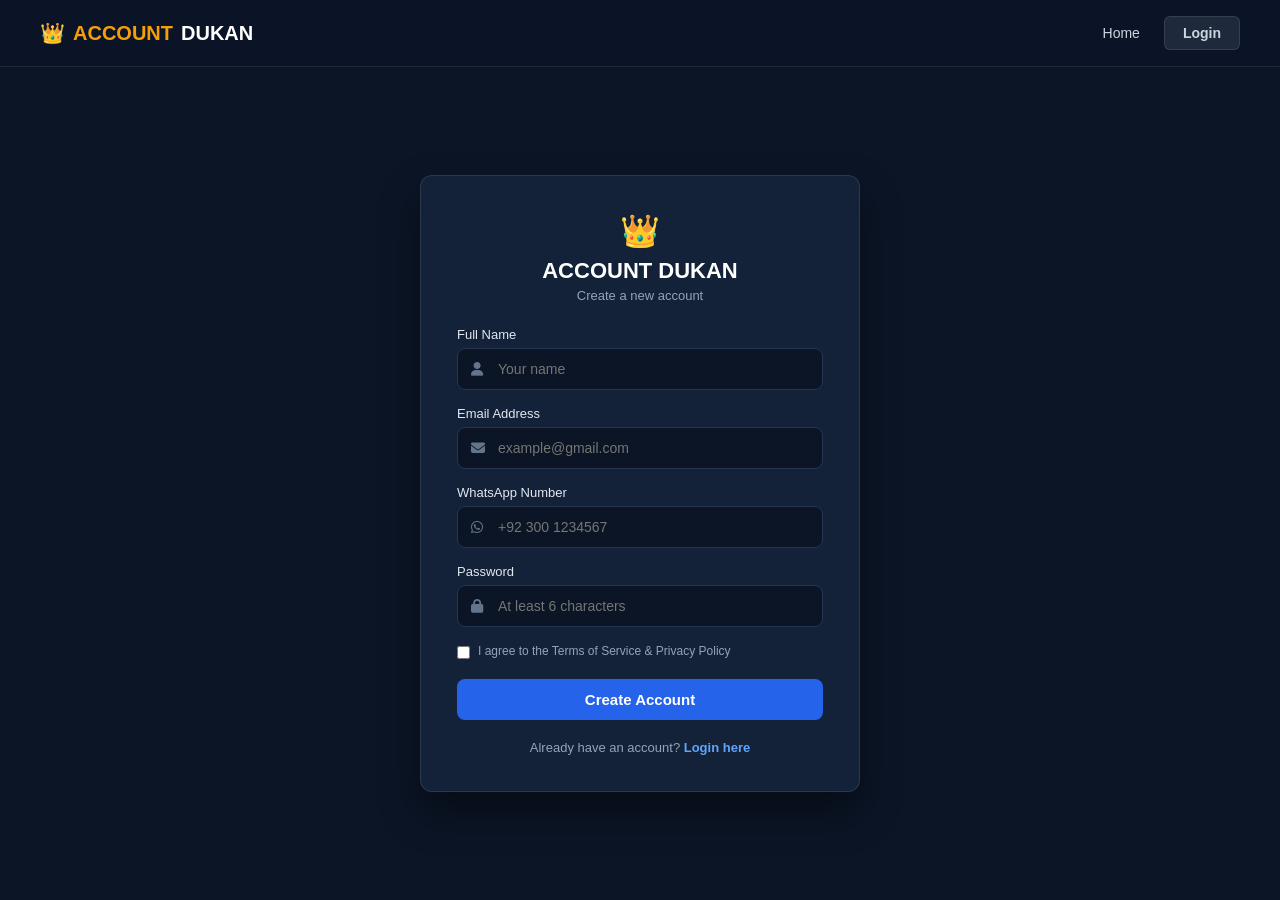
<file: signup.html>
<!DOCTYPE html>
<html lang="en">

<head>
    <meta charset="UTF-8" />
    <meta name="viewport" content="width=device-width, initial-scale=1.0" />
    <title>Sign Up - Account Dukan</title>
    <link rel="stylesheet" href="https://cdnjs.cloudflare.com/ajax/libs/font-awesome/6.4.0/css/all.min.css" />
    <style>
        * {
            margin: 0;
            padding: 0;
            box-sizing: border-box;
            font-family: -apple-system, BlinkMacSystemFont, "Segoe UI", Roboto, sans-serif;
        }

        body {
            background-color: #0b1526;
            color: #fff;
            min-height: 100vh;
            display: flex;
            flex-direction: column;
        }   

        .navbar {
            display: flex;
            justify-content: space-between;
            align-items: center;
            padding: 16px 40px;
            background: rgba(11, 21, 38, 0.95);
            border-bottom: 1px solid rgba(255, 255, 255, 0.08);
        }

        .brand {
            font-size: 20px;
            font-weight: 700;
            color: #fff;
            text-decoration: none;
            display: flex;
            align-items: center;
            gap: 8px;
        }

        .brand span {
            color: #f59e0b;
        }

        .nav-links {
            display: flex;
            align-items: center;
            gap: 24px;
        }

        .nav-links a {
            color: #cbd5e1;
            text-decoration: none;
            font-size: 14px;
        }

        .nav-btn {
            background: #1e293b;
            color: #fff;
            padding: 8px 18px;
            border-radius: 6px;
            text-decoration: none;
            font-size: 14px;
            font-weight: 600;
            border: 1px solid rgba(255, 255, 255, 0.1);
        }

        .auth-container {
            flex: 1;
            display: flex;
            align-items: center;
            justify-content: center;
            padding: 40px 20px;
        }

        .auth-card {
            background: #132238;
            border: 1px solid rgba(255, 255, 255, 0.1);
            border-radius: 12px;
            width: 100%;
            max-width: 440px;
            padding: 36px;
            box-shadow: 0 20px 40px rgba(0, 0, 0, 0.4);
        }

        .card-header {
            text-align: center;
            margin-bottom: 24px;
        }

        .card-header .crown {
            font-size: 32px;
            margin-bottom: 8px;
            display: inline-block;
        }

        .card-header h1 {
            font-size: 22px;
            font-weight: 700;
        }

        .card-header p {
            font-size: 13px;
            color: #94a3b8;
            margin-top: 4px;
        }

        /* Alert Message Box */
        .alert {
            padding: 10px 14px;
            border-radius: 8px;
            font-size: 13px;
            margin-bottom: 16px;
            display: none;
        }

        .alert-error {
            background: rgba(239, 68, 68, 0.15);
            border: 1px solid #ef4444;
            color: #fca5a5;
        }

        .alert-success {
            background: rgba(34, 197, 94, 0.15);
            border: 1px solid #22c55e;
            color: #86efac;
        }

        .form-group {
            margin-bottom: 16px;
        }

        .form-group label {
            display: block;
            font-size: 13px;
            font-weight: 500;
            margin-bottom: 6px;
            color: #e2e8f0;
        }

        .input-wrapper {
            position: relative;
        }

        .input-wrapper i {
            position: absolute;
            left: 14px;
            top: 50%;
            transform: translateY(-50%);
            color: #64748b;
            font-size: 14px;
        }

        .input-wrapper input {
            width: 100%;
            padding: 12px 14px 12px 40px;
            background: #0b1526;
            border: 1px solid #24354d;
            border-radius: 8px;
            color: #fff;
            font-size: 14px;
            outline: none;
            transition: border-color 0.2s;
        }

        .input-wrapper input:focus {
            border-color: #3b82f6;
        }

        .terms {
            font-size: 12px;
            color: #94a3b8;
            margin: 16px 0 20px 0;
            display: flex;
            align-items: flex-start;
            gap: 8px;
            line-height: 1.4;
        }

        .terms input {
            margin-top: 3px;
            cursor: pointer;
        }

        .submit-btn {
            width: 100%;
            padding: 12px;
            background: #2563eb;
            color: #fff;
            border: none;
            border-radius: 8px;
            font-size: 15px;
            font-weight: 600;
            cursor: pointer;
            transition: background 0.2s;
        }

        .submit-btn:hover {
            background: #1d4ed8;
        }

        .card-footer {
            text-align: center;
            margin-top: 20px;
            font-size: 13px;
            color: #94a3b8;
        }

        .card-footer a {
            color: #60a5fa;
            text-decoration: none;
            font-weight: 600;
        }
    </style>
</head>

<body>

    <nav class="navbar">
        <a href="index.html" class="brand">👑 <span>ACCOUNT</span> DUKAN</a>
        <div class="nav-links">
            <a href="./index.html">Home</a>
            <a href="./login.html" class="nav-btn">Login</a>
        </div>
    </nav>

    <div class="auth-container">
        <div class="auth-card">
            <div class="card-header">
                <div class="crown">👑</div>
                <h1>ACCOUNT DUKAN</h1>
                <p>Create a new account</p>
            </div>

            <!-- Error / Success Alert -->
            <div id="alertBox" class="alert"></div>

            <form id="signupForm">
                <div class="form-group">
                    <label>Full Name</label>
                    <div class="input-wrapper">
                        <i class="fa-solid fa-user"></i>
                        <input type="text" id="name" placeholder="Your name" required />
                    </div>
                </div>

                <div class="form-group">
                    <label>Email Address</label>
                    <div class="input-wrapper">
                        <i class="fa-solid fa-envelope"></i>
                        <input type="email" id="email" placeholder="example@gmail.com" required />
                    </div>
                </div>

                <div class="form-group">
                    <label>WhatsApp Number</label>
                    <div class="input-wrapper">
                        <i class="fa-brands fa-whatsapp"></i>
                        <input type="tel" id="phone" placeholder="+92 300 1234567" required />
                    </div>
                </div>

                <div class="form-group">
                    <label>Password</label>
                    <div class="input-wrapper">
                        <i class="fa-solid fa-lock"></i>
                        <input type="password" id="password" placeholder="At least 6 characters" minlength="6"
                            required />
                    </div>
                </div>

                <div class="terms">
                    <input type="checkbox" id="terms" required />
                    <label for="terms">I agree to the Terms of Service & Privacy Policy</label>
                </div>

                <button type="submit" class="submit-btn" id="submitBtn">Create Account</button>
            </form>

            <div class="card-footer">
                Already have an account? <a href="login.html">Login here</a>
            </div>
        </div>
    </div>

    <script>
        const form = document.getElementById('signupForm');
        const alertBox = document.getElementById('alertBox');

        function showAlert(msg, isSuccess = false) {
            alertBox.textContent = msg;
            alertBox.className = 'alert ' + (isSuccess ? 'alert-success' : 'alert-error');
            alertBox.style.display = 'block';
        }

        form.addEventListener('submit', function (e) {
            e.preventDefault(); // پیج کو ریفریش ہونے سے روکتا ہے

            const name = document.getElementById('name').value.trim();
            const email = document.getElementById('email').value.trim().toLowerCase();
            const phone = document.getElementById('phone').value.trim();
            const password = document.getElementById('password').value;

            // پرانے یوزرز حاصل کریں یا نیا لسٹ بنائیں
            let users = JSON.parse(localStorage.getItem('account_dukan_users')) || [];

            // چیک کریں کہ یہ ای میل پہلے سے موجود تو نہیں
            const userExists = users.some(u => u.email === email);
            if (userExists) {
                showAlert('This email is already registered. Please log in or use a different email address.');
                return;
            }

            // نیا یوزر محفوظ کریں
            users.push({ name, email, phone, password, createdAt: new Date().toISOString() });
            localStorage.setItem('account_dukan_users', JSON.stringify(users));

            showAlert('Account created successfully! Redirecting you to the login page…', true);

            // 1.5 سیکنڈ بعد لاگ ان پیج پر بھیج دیں
            setTimeout(() => {
                window.location.href = 'login.html';
            }, 1500);
        });



            form.addEventListener('submit', function(e) {
      e.preventDefault();

      const name = document.getElementById('name').value.trim();
      const email = document.getElementById('email').value.trim().toLowerCase();
      const phone = document.getElementById('phone').value.trim();
      const password = document.getElementById('password').value;

      let users = JSON.parse(localStorage.getItem('account_dukan_users')) || [];

      if (users.some(u => u.email === email)) {
        showAlert('This email already exists. Please log in');
        return;
      }

      const newUser = { name, email, phone, password, createdAt: new Date().toISOString() };
      users.push(newUser);
      localStorage.setItem('account_dukan_users', JSON.stringify(users));

      // سائن اپ ہوتے ہی یوزر کو Active Login بنا دیں
      localStorage.setItem('account_dukan_current_user', JSON.stringify(newUser));

      showAlert(`Account created successfully! Welcome, ${name}!`, true);

      // سیدھا ہوم پیج پر بھیج دیں
      setTimeout(() => {
        window.location.href = 'index.html';
      }, 1000);
    });

    </script>

</body>

</html>
</file>
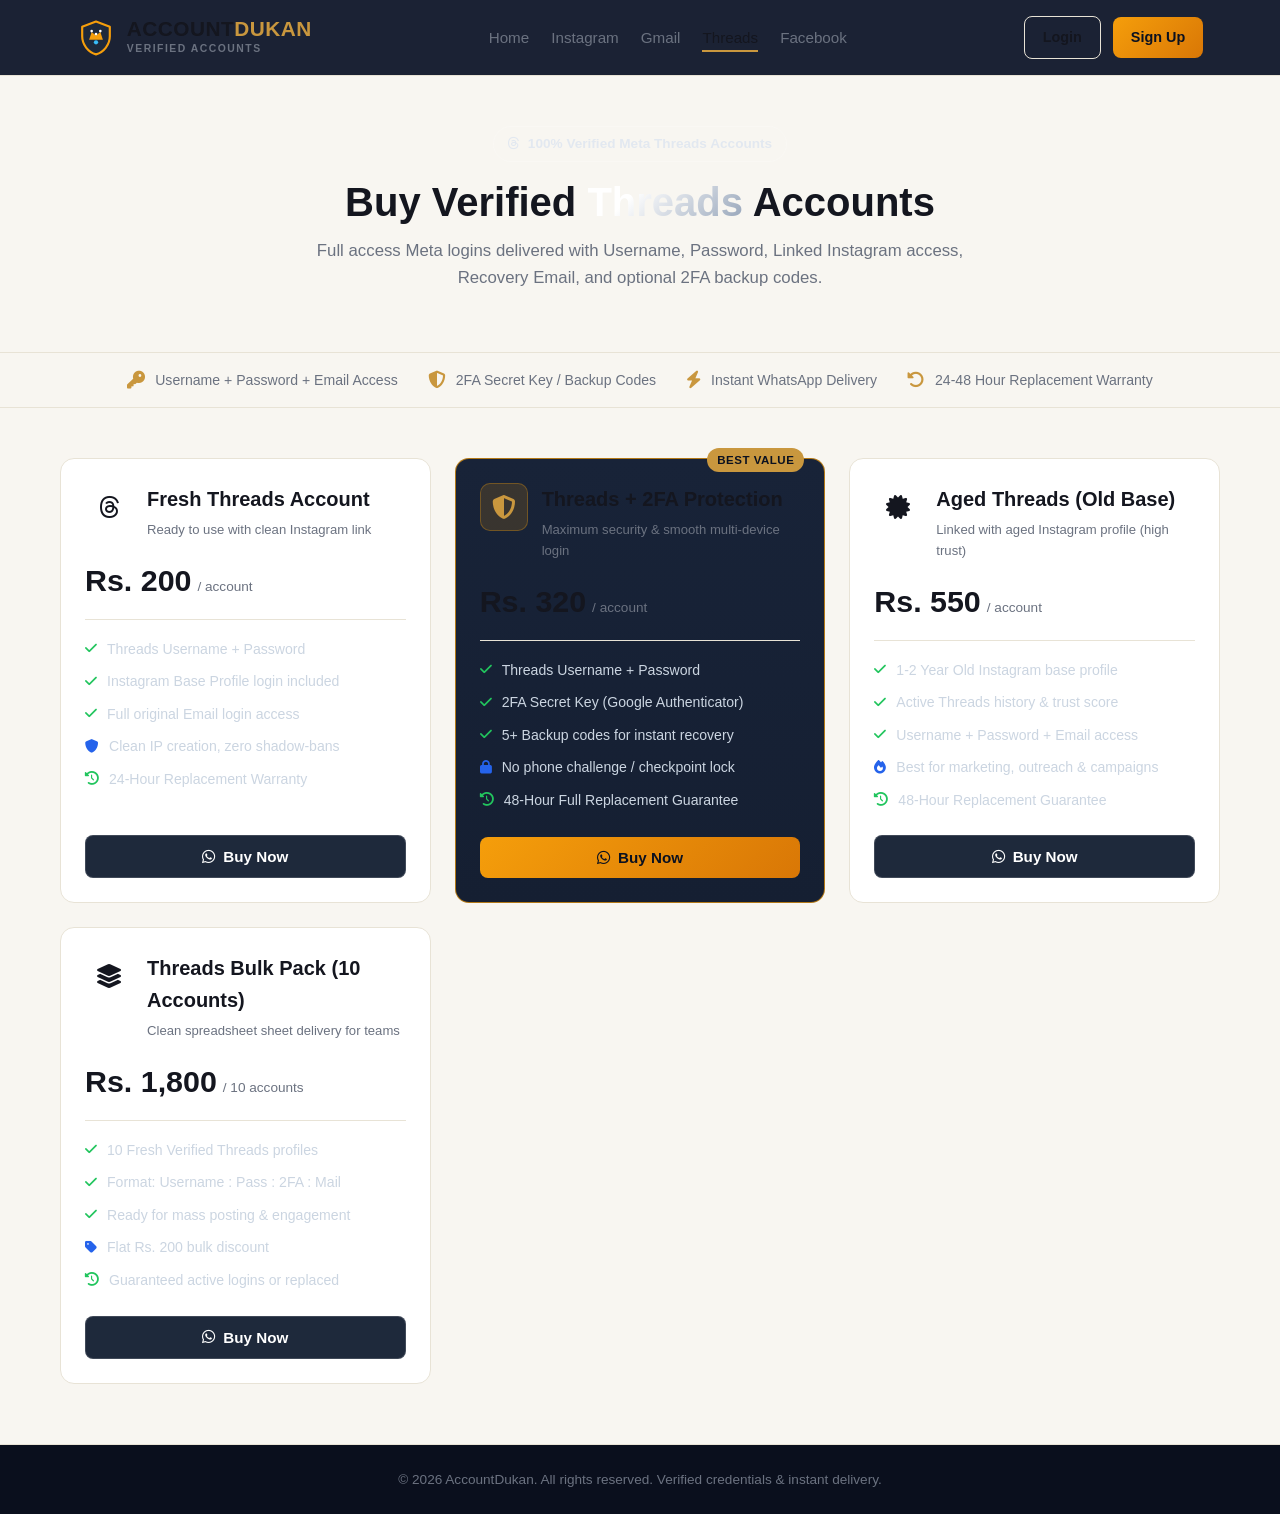
<file: thread.html>
<!DOCTYPE html>
<html lang="en">
<head>
  <meta charset="UTF-8">
  <meta name="viewport" content="width=device-width, initial-scale=1.0">
  <title>Buy Verified Threads Accounts | AccountDukan</title>
  <link rel="stylesheet" href="https://cdnjs.cloudflare.com/ajax/libs/font-awesome/6.5.1/css/all.min.css">
  <style>
   :root {
  --bg-dark: #f8f6f1;           /* index.html ka soft paper background */
  --bg-card: #ffffff;           /* Cards ka white background */
  --bg-card-hover: #f3efe6;     /* Hover par halka golden/paper effect */
  --primary-navy: #ffffff;      /* Navbar ka white background */
  --accent-gold: #c9973e;       /* Gold branding */
  --accent-blue: #2563eb;       
  --text-white: #14161f;        /* Text dark ink ho jayega */
  --text-dim: #6b7280;          /* Secondary text gray */
  --border-color: #e8e3d6;      /* index.html ki soft border */
  --font-family: 'Manrope', 'Segoe UI', Roboto, sans-serif;
}


    * {
      margin: 0;
      padding: 0;
      box-sizing: border-box;
      font-family: var(--font-family);
    }

    body {
      background-color: var(--bg-dark);
      color: var(--text-white);
      line-height: 1.6;
      min-height: 100vh;
      display: flex;
      flex-direction: column;
    }

    /* Navbar */
    .navbar {
      display: flex;
      justify-content: space-between;
      align-items: center;
      padding: 16px 6%;
      background: rgba(15, 23, 42, 0.95);
      border-bottom: 1px solid var(--border-color);
      position: sticky;
      top: 0;
      z-index: 100;
      backdrop-filter: blur(10px);
      
    }

    .brand-logo {
      display: flex;
      align-items: center;
      gap: 12px;
      text-decoration: none;
      color: var(--text-white);
    }

    .brand-logo svg {
      width: 38px;
      height: 38px;
    }

    .brand-text {
      display: flex;
      flex-direction: column;
    }

    .brand-name {
      font-size: 1.3rem;
      font-weight: 800;
      letter-spacing: 0.5px;
      line-height: 1.1;
    }

    .brand-name span {
      color: var(--accent-gold);
    }

    .brand-tag {
      font-size: 0.65rem;
      color: var(--text-dim);
      letter-spacing: 1.5px;
      font-weight: 600;
    }

    .nav-links {
      display: flex;
      gap: 22px;
      list-style: none;
      align-items: center;
    }

    .nav-links a {
      color: var(--text-dim);
      text-decoration: none;
      font-weight: 500;
      font-size: 0.95rem;
      transition: all 0.2s ease;
    }

    .nav-links a:hover,
    .nav-links a.active {
      color: var(--text-white);
    }

    .nav-links a.active {
      border-bottom: 2px solid var(--accent-gold);
      padding-bottom: 4px;
    }

    .nav-actions {
      display: flex;
      gap: 12px;
      align-items: center;
    }

    .btn {
      padding: 9px 18px;
      border-radius: 8px;
      font-weight: 600;
      font-size: 0.9rem;
      cursor: pointer;
      text-decoration: none;
      transition: all 0.2s ease;
      display: inline-flex;
      align-items: center;
      gap: 8px;
      border: none;
    }

    .btn-login {
      background: transparent;
      color: var(--text-white);
      border: 1px solid var(--border-color);
    }

    .btn-login:hover {
      background: rgba(255, 255, 255, 0.05);
      border-color: rgba(255, 255, 255, 0.2);
    }

    .btn-signup {
      background: linear-gradient(135deg, #f59e0b, #d97706);
      color: #0b1120;
    }

    .btn-signup:hover {
      box-shadow: 0 4px 14px rgba(245, 158, 11, 0.4);
      transform: translateY(-1px);
    }

    .user-greeting {
      font-size: 0.9rem;
      color: var(--accent-gold);
      font-weight: 600;
      display: flex;
      align-items: center;
      gap: 8px;
    }

    /* Hero */
    .hero-section {
      text-align: center;
      padding: 50px 20px 30px;
      max-width: 900px;
      margin: 0 auto;
    }

    .hero-badge {
      display: inline-flex;
      align-items: center;
      gap: 8px;
      background: var(--badge-bg);
      color: #e2e8f0;
      border: 1px solid rgba(255, 255, 255, 0.2);
      padding: 6px 14px;
      border-radius: 30px;
      font-size: 0.85rem;
      font-weight: 600;
      margin-bottom: 16px;
    }

    .hero-title {
      font-size: 2.5rem;
      font-weight: 800;
      margin-bottom: 12px;
      line-height: 1.2;
    }

    .hero-title span {
      background: linear-gradient(135deg, #ffffff 30%, #94a3b8 100%);
      -webkit-background-clip: text;
      -webkit-text-fill-color: transparent;
    }

    .hero-subtitle {
      color: var(--text-dim);
      font-size: 1.05rem;
      max-width: 650px;
      margin: 0 auto;
    }

    /* Trust Highlights */
    .trust-strip {
      display: flex;
      justify-content: center;
      gap: 30px;
      flex-wrap: wrap;
      margin: 30px 0;
      padding: 16px 20px;
      background: rgba(255, 255, 255, 0.02);
      border-top: 1px solid var(--border-color);
      border-bottom: 1px solid var(--border-color);
    }

    .trust-item {
      display: flex;
      align-items: center;
      gap: 10px;
      color: var(--text-dim);
      font-size: 0.88rem;
    }

    .trust-item i {
      color: var(--accent-gold);
      font-size: 1.1rem;
    }

    /* Products Grid */
    .products-container {
      max-width: 1200px;
      margin: 20px auto 60px;
      padding: 0 20px;
      display: grid;
      grid-template-columns: repeat(auto-fit, minmax(320px, 1fr));
      gap: 24px;
      width: 100%;
    }

    .product-card {
      background: var(--bg-card);
      border: 1px solid var(--border-color);
      border-radius: 14px;
      padding: 24px;
      display: flex;
      flex-direction: column;
      justify-content: space-between;
      transition: transform 0.2s, border-color 0.2s, box-shadow 0.2s;
      position: relative;
    }

    .product-card:hover {
      transform: translateY(-4px);
      border-color: rgba(255, 255, 255, 0.3);
      box-shadow: 0 10px 25px rgba(0, 0, 0, 0.5);
    }

    .product-card.featured {
      border: 1.5px solid rgba(245, 158, 11, 0.7);
      background: linear-gradient(180deg, #182338 0%, #151f32 100%);
    }

    .popular-tag {
      position: absolute;
      top: -11px;
      right: 20px;
      background: var(--accent-gold);
      color: #0b1120;
      font-size: 0.72rem;
      font-weight: 800;
      padding: 3px 10px;
      border-radius: 20px;
      letter-spacing: 0.5px;
      text-transform: uppercase;
    }

    .card-header {
      display: flex;
      align-items: flex-start;
      gap: 14px;
      margin-bottom: 16px;
    }

    .icon-box {
      width: 48px;
      height: 48px;
      border-radius: 10px;
      background: rgba(255, 255, 255, 0.08);
      display: flex;
      align-items: center;
      justify-content: center;
      color: var(--text-white);
      font-size: 1.5rem;
      flex-shrink: 0;
      border: 1px solid rgba(255, 255, 255, 0.1);
    }

    .product-card.featured .icon-box {
      background: rgba(245, 158, 11, 0.15);
      color: var(--accent-gold);
      border-color: rgba(245, 158, 11, 0.3);
    }

    .card-title h3 {
      font-size: 1.25rem;
      font-weight: 700;
      color: var(--text-white);
      margin-bottom: 4px;
    }

    .card-title p {
      font-size: 0.82rem;
      color: var(--text-dim);
    }

    .price-box {
      margin: 14px 0 18px;
      padding-bottom: 14px;
      border-bottom: 1px solid var(--border-color);
      display: flex;
      align-items: baseline;
      gap: 6px;
    }

    .price-amount {
      font-size: 1.9rem;
      font-weight: 800;
      color: var(--text-white);
    }

    .price-unit {
      color: var(--text-dim);
      font-size: 0.85rem;
    }

    .features-list {
      list-style: none;
      margin-bottom: 24px;
      display: flex;
      flex-direction: column;
      gap: 10px;
    }

    .features-list li {
      font-size: 0.88rem;
      color: #cbd5e1;
      display: flex;
      align-items: center;
      gap: 10px;
    }

    .features-list li i {
      color: #22c55e;
      font-size: 0.85rem;
    }

    .features-list li.security i {
      color: var(--accent-blue);
    }

    .btn-buy {
      width: 100%;
      background: #1e293b;
      color: #ffffff;
      padding: 12px;
      border-radius: 8px;
      font-size: 0.95rem;
      font-weight: 700;
      border: 1px solid rgba(255, 255, 255, 0.15);
      cursor: pointer;
      display: flex;
      align-items: center;
      justify-content: center;
      gap: 8px;
      transition: all 0.2s ease;
    }

    .btn-buy:hover {
      background: #25d366;
      color: #0b1120;
      border-color: #25d366;
      transform: translateY(-1px);
    }

    .product-card.featured .btn-buy {
      background: linear-gradient(135deg, #f59e0b, #d97706);
      color: #0b1120;
      border: none;
    }

    .product-card.featured .btn-buy:hover {
      box-shadow: 0 4px 14px rgba(245, 158, 11, 0.4);
    }

    /* Modal */
    .modal-backdrop {
      display: none;
      position: fixed;
      inset: 0;
      background: rgba(0, 0, 0, 0.75);
      z-index: 1000;
      justify-content: center;
      align-items: center;
      padding: 20px;
      backdrop-filter: blur(4px);
    }

    .modal-backdrop.open {
      display: flex;
    }

    .modal-content {
      background: #111a2e;
      border: 1px solid var(--border-color);
      border-radius: 14px;
      max-width: 480px;
      width: 100%;
      padding: 24px;
      box-shadow: 0 20px 40px rgba(0, 0, 0, 0.6);
      position: relative;
    }

    .modal-close {
      position: absolute;
      top: 16px;
      right: 18px;
      background: none;
      border: none;
      color: var(--text-dim);
      font-size: 1.3rem;
      cursor: pointer;
    }

    .modal-close:hover {
      color: #fff;
    }

    .modal-title {
      font-size: 1.3rem;
      font-weight: 700;
      margin-bottom: 6px;
    }

    .modal-item-name {
      color: var(--accent-gold);
      font-weight: 600;
      font-size: 0.95rem;
      margin-bottom: 16px;
    }

    .form-group {
      margin-bottom: 14px;
    }

    .form-group label {
      display: block;
      font-size: 0.85rem;
      color: var(--text-dim);
      margin-bottom: 6px;
    }

    .form-group input {
      width: 100%;
      padding: 10px 12px;
      background: #0b1120;
      border: 1px solid var(--border-color);
      border-radius: 6px;
      color: #fff;
      font-size: 0.92rem;
      outline: none;
    }

    .form-group input:focus {
      border-color: var(--accent-gold);
    }

    .qty-control {
      display: flex;
      align-items: center;
      gap: 12px;
    }

    .qty-btn {
      width: 36px;
      height: 36px;
      background: #1e293b;
      border: 1px solid var(--border-color);
      color: #fff;
      font-size: 1.1rem;
      border-radius: 6px;
      cursor: pointer;
    }

    .qty-display {
      font-weight: 700;
      font-size: 1.1rem;
      width: 40px;
      text-align: center;
    }

    .modal-summary {
      background: #0b1120;
      padding: 12px;
      border-radius: 8px;
      margin: 18px 0;
      display: flex;
      justify-content: space-between;
      align-items: center;
      border: 1px dashed var(--border-color);
    }

    .modal-total {
      font-size: 1.3rem;
      font-weight: 800;
      color: var(--accent-gold);
    }

    .btn-submit-order {
      width: 100%;
      background: #25d366;
      color: #0b1120;
      padding: 12px;
      border-radius: 8px;
      font-size: 0.98rem;
      font-weight: 700;
      border: none;
      cursor: pointer;
      display: flex;
      align-items: center;
      justify-content: center;
      gap: 8px;
    }

    .btn-submit-order:hover {
      background: #1eb956;
    }

    /* Footer */
    footer {
      margin-top: auto;
      text-align: center;
      padding: 24px;
      background: #0a0f1d;
      color: var(--text-dim);
      font-size: 0.85rem;
      border-top: 1px solid var(--border-color);
    }

    @media (max-width: 768px) {
      .navbar {
        flex-direction: column;
        gap: 12px;
        padding: 12px 16px;
      }
      .nav-links {
        gap: 14px;
        font-size: 0.85rem;
      }
      .hero-title {
        font-size: 1.9rem;
      }
    }
  </style>
</head>
<body>

  <!-- Header / Navigation -->
  <header class="navbar">
    <a href="index.html" class="brand-logo">
      <!-- AccountDukan SVG Shield & Crown Logo -->
      <svg viewBox="0 0 44 44" fill="none" xmlns="http://www.w3.org/2000/svg">
        <path d="M22 3L6 9V20C6 29.5 12.8 38.3 22 41C31.2 38.3 38 29.5 38 20V9L22 3Z" fill="#1e293b" stroke="#f59e0b" stroke-width="2.5" stroke-linejoin="round"/>
        <path d="M14 24L17 15L22 19L27 15L30 24H14Z" fill="#f59e0b"/>
        <circle cx="17" cy="14" r="1.5" fill="#ffffff"/>
        <circle cx="22" cy="17.5" r="1.5" fill="#ffffff"/>
        <circle cx="27" cy="14" r="1.5" fill="#ffffff"/>
        <circle cx="22" cy="27" r="2.5" fill="#38bdf8"/>
      </svg>
      <div class="brand-text">
        <span class="brand-name">ACCOUNT<span>DUKAN</span></span>
        <span class="brand-tag">VERIFIED ACCOUNTS</span>
      </div>
    </a>

    <ul class="nav-links">
      <li><a href="index.html">Home</a></li>
      <li><a href="instagram.html">Instagram</a></li>
      <li><a href="gmail.html">Gmail</a></li>
      <li><a href="threads.html" class="active">Threads</a></li>
      <li><a href="index.html#facebook">Facebook</a></li>
    </ul>

    <div class="nav-actions" id="nav-actions-container">
      <a href="login.html" class="btn btn-login">Login</a>
      <a href="signup.html" class="btn btn-signup">Sign Up</a>
    </div>
  </header>

  <!-- Hero Section -->
  <section class="hero-section">
    <div class="hero-badge">
      <i class="fa-brands fa-threads"></i> 100% Verified Meta Threads Accounts
    </div>
    <h1 class="hero-title">Buy Verified <span>Threads</span> Accounts</h1>
    <p class="hero-subtitle">
      Full access Meta logins delivered with Username, Password, Linked Instagram access, Recovery Email, and optional 2FA backup codes.
    </p>
  </section>

  <!-- Trust Strip -->
  <div class="trust-strip">
    <div class="trust-item"><i class="fa-solid fa-key"></i> Username + Password + Email Access</div>
    <div class="trust-item"><i class="fa-solid fa-shield-halved"></i> 2FA Secret Key / Backup Codes</div>
    <div class="trust-item"><i class="fa-solid fa-bolt"></i> Instant WhatsApp Delivery</div>
    <div class="trust-item"><i class="fa-solid fa-rotate-left"></i> 24-48 Hour Replacement Warranty</div>
  </div>

  <!-- Products Grid (Credentials Only) -->
  <main class="products-container">

    <!-- Card 1: Fresh Threads Account -->
    <div class="product-card">
      <div>
        <div class="card-header">
          <div class="icon-box"><i class="fa-brands fa-threads"></i></div>
          <div class="card-title">
            <h3>Fresh Threads Account</h3>
            <p>Ready to use with clean Instagram link</p>
          </div>
        </div>
        <div class="price-box">
          <span class="price-amount">Rs. 200</span>
          <span class="price-unit">/ account</span>
        </div>
        <ul class="features-list">
          <li><i class="fa-solid fa-check"></i> Threads Username + Password</li>
          <li><i class="fa-solid fa-check"></i> Instagram Base Profile login included</li>
          <li><i class="fa-solid fa-check"></i> Full original Email login access</li>
          <li class="security"><i class="fa-solid fa-shield"></i> Clean IP creation, zero shadow-bans</li>
          <li><i class="fa-solid fa-clock-rotate-left"></i> 24-Hour Replacement Warranty</li>
        </ul>
      </div>
      <button class="btn-buy" onclick="openOrderModal('Fresh Threads Account', 200)">
        <i class="fa-brands fa-whatsapp"></i> Buy Now
      </button>
    </div>

    <!-- Card 2: Threads + 2FA Secure (Featured) -->
    <div class="product-card featured">
      <span class="popular-tag">Best Value</span>
      <div>
        <div class="card-header">
          <div class="icon-box"><i class="fa-solid fa-shield-halved"></i></div>
          <div class="card-title">
            <h3>Threads + 2FA Protection</h3>
            <p>Maximum security & smooth multi-device login</p>
          </div>
        </div>
        <div class="price-box">
          <span class="price-amount">Rs. 320</span>
          <span class="price-unit">/ account</span>
        </div>
        <ul class="features-list">
          <li><i class="fa-solid fa-check"></i> Threads Username + Password</li>
          <li><i class="fa-solid fa-check"></i> 2FA Secret Key (Google Authenticator)</li>
          <li><i class="fa-solid fa-check"></i> 5+ Backup codes for instant recovery</li>
          <li class="security"><i class="fa-solid fa-lock"></i> No phone challenge / checkpoint lock</li>
          <li><i class="fa-solid fa-clock-rotate-left"></i> 48-Hour Full Replacement Guarantee</li>
        </ul>
      </div>
      <button class="btn-buy" onclick="openOrderModal('Threads + 2FA Protection', 320)">
        <i class="fa-brands fa-whatsapp"></i> Buy Now
      </button>
    </div>

    <!-- Card 3: Aged Threads + Old IG Profile -->
    <div class="product-card">
      <div>
        <div class="card-header">
          <div class="icon-box"><i class="fa-solid fa-certificate"></i></div>
          <div class="card-title">
            <h3>Aged Threads (Old Base)</h3>
            <p>Linked with aged Instagram profile (high trust)</p>
          </div>
        </div>
        <div class="price-box">
          <span class="price-amount">Rs. 550</span>
          <span class="price-unit">/ account</span>
        </div>
        <ul class="features-list">
          <li><i class="fa-solid fa-check"></i> 1-2 Year Old Instagram base profile</li>
          <li><i class="fa-solid fa-check"></i> Active Threads history & trust score</li>
          <li><i class="fa-solid fa-check"></i> Username + Password + Email access</li>
          <li class="security"><i class="fa-solid fa-fire"></i> Best for marketing, outreach & campaigns</li>
          <li><i class="fa-solid fa-clock-rotate-left"></i> 48-Hour Replacement Guarantee</li>
        </ul>
      </div>
      <button class="btn-buy" onclick="openOrderModal('Aged Threads (Old Base)', 550)">
        <i class="fa-brands fa-whatsapp"></i> Buy Now
      </button>
    </div>

    <!-- Card 4: Agency Bulk Pack -->
    <div class="product-card">
      <div>
        <div class="card-header">
          <div class="icon-box"><i class="fa-solid fa-layer-group"></i></div>
          <div class="card-title">
            <h3>Threads Bulk Pack (10 Accounts)</h3>
            <p>Clean spreadsheet sheet delivery for teams</p>
          </div>
        </div>
        <div class="price-box">
          <span class="price-amount">Rs. 1,800</span>
          <span class="price-unit">/ 10 accounts</span>
        </div>
        <ul class="features-list">
          <li><i class="fa-solid fa-check"></i> 10 Fresh Verified Threads profiles</li>
          <li><i class="fa-solid fa-check"></i> Format: Username : Pass : 2FA : Mail</li>
          <li><i class="fa-solid fa-check"></i> Ready for mass posting & engagement</li>
          <li class="security"><i class="fa-solid fa-tag"></i> Flat Rs. 200 bulk discount</li>
          <li><i class="fa-solid fa-clock-rotate-left"></i> Guaranteed active logins or replaced</li>
        </ul>
      </div>
      <button class="btn-buy" onclick="openOrderModal('Threads Bulk Pack (10 Accounts)', 1800, 10)">
        <i class="fa-brands fa-whatsapp"></i> Buy Now
      </button>
    </div>

  </main>

  <!-- Buy Now Modal -->
  <div class="modal-backdrop" id="orderModal">
    <div class="modal-content">
      <button class="modal-close" onclick="closeOrderModal()">&times;</button>
      <h3 class="modal-title">Confirm Order</h3>
      <p class="modal-item-name" id="modalItemTitle">Fresh Threads Account</p>

      <div class="form-group">
        <label>Your Name:</label>
        <input type="text" id="custName" placeholder="Enter your full name">
      </div>

      <div class="form-group">
        <label>Quantity (Number of accounts/packs):</label>
        <div class="qty-control">
          <button class="qty-btn" type="button" onclick="changeQty(-1)">-</button>
          <span class="qty-display" id="qtyDisplay">1</span>
          <button class="qty-btn" type="button" onclick="changeQty(1)">+</button>
        </div>
      </div>

      <div class="form-group">
        <label>Format Preference / Details (Optional):</label>
        <input type="text" id="custNote" placeholder="e.g. Need 2FA secret key format, urgent delivery">
      </div>

      <div class="modal-summary">
        <span>Total Amount:</span>
        <span class="modal-total" id="modalTotal">Rs. 200</span>
      </div>

      <button class="btn-submit-order" onclick="submitToWhatsApp()">
        <i class="fa-brands fa-whatsapp"></i> Order & Receive Credentials on WhatsApp
      </button>
    </div>
  </div>

  <!-- Footer -->
  <footer>
    <p>&copy; 2026 AccountDukan. All rights reserved. Verified credentials & instant delivery.</p>
  </footer>

  <script>
    // State
    let currentItem = { name: '', unitPrice: 0, defaultPackSize: 1 };
    let currentQty = 1;

    // Open Modal
    function openOrderModal(itemName, unitPrice, packSize = 1) {
      currentItem = { name: itemName, unitPrice: unitPrice, defaultPackSize: packSize };
      currentQty = 1;

      document.getElementById('modalItemTitle').innerText = itemName;
      document.getElementById('qtyDisplay').innerText = currentQty;
      updateTotal();

      // Autofill logged-in user name
      try {
        const stored = localStorage.getItem('account_dukan_current_user');
        if (stored) {
          const u = JSON.parse(stored);
          if (u.name) document.getElementById('custName').value = u.name;
        }
      } catch (e) {}

      document.getElementById('orderModal').classList.add('open');
    }

    // Close Modal
    function closeOrderModal() {
      document.getElementById('orderModal').classList.remove('open');
    }

    // Quantity update
    function changeQty(delta) {
      currentQty = Math.max(1, currentQty + delta);
      document.getElementById('qtyDisplay').innerText = currentQty;
      updateTotal();
    }

    function updateTotal() {
      const total = currentQty * currentItem.unitPrice;
      document.getElementById('modalTotal').innerText = 'Rs. ' + total;
    }

    // WhatsApp order forwarding
    function submitToWhatsApp() {
      const name = document.getElementById('custName').value.trim() || 'Valued Customer';
      const note = document.getElementById('custNote').value.trim();
      const total = currentQty * currentItem.unitPrice;

      const whatsappNumber = '923001234567'; // <-- Apna WhatsApp number yahan set karein

      let msg = `*NEW THREADS ORDER - ACCOUNTDUKAN*\n`;
      msg += `------------------------------\n`;
      msg += `*Package:* ${currentItem.name}\n`;
      msg += `*Quantity:* ${currentQty}\n`;
      msg += `*Total Amount:* Rs. ${total}\n`;
      msg += `*Customer Name:* ${name}\n`;
      if (note) {
        msg += `*Note:* ${note}\n`;
      }
      msg += `------------------------------\n`;
      msg += `Please deliver Threads & Instagram login credentials (Username, Password, 2FA backup codes).`;

      const encoded = encodeURIComponent(msg);
      window.open(`https://wa.me/${whatsappNumber}?text=${encoded}`, '_blank');
      closeOrderModal();
    }

    // Header session sync
    window.addEventListener('DOMContentLoaded', () => {
      const container = document.getElementById('nav-actions-container');
      try {
        const raw = localStorage.getItem('account_dukan_current_user');
        if (raw) {
          const user = JSON.parse(raw);
          if (user && user.name) {
            container.innerHTML = `
              <div class="user-greeting">
                <i class="fa-solid fa-circle-user"></i>
                <span>${user.name.split(' ')[0]}</span>
              </div>
              <button onclick="handleLogout()" class="btn btn-login" style="padding: 6px 12px; font-size: 0.8rem;">
                <i class="fa-solid fa-right-from-bracket"></i> Logout
              </button>
            `;
          }
        }
      } catch (err) {}
    });

    function handleLogout() {
      localStorage.removeItem('account_dukan_current_user');
      window.location.reload();
    }

    // Close on backdrop click
    document.getElementById('orderModal').addEventListener('click', function(e) {
      if (e.target === this) {
        closeOrderModal();
      }
    });
  </script>
</body>
</html>
</file>
<file: style.css>
/* =======================================================
   AccountDukan — theme stylesheet
   ======================================================= */

@import url('https://fonts.googleapis.com/css2?family=Fraunces:ital,opsz,wght@0,9..144,500;0,9..144,600;0,9..144,700;1,9..144,500&family=Manrope:wght@400;500;600;700;800&display=swap');

:root {
    --ink: #14161f;
    --ink-soft: #2b2e3d;
    --paper: #ffffff;
    --paper-soft: #f8f6f1;
    --gold: #c9973e;
    --gold-deep: #9c7529;
    --gold-pale: #f3e6c9;
    --muted: #6b7280;
    --line: #e8e3d6;
    --success: #1f9d55;

    --font-display: 'Fraunces', serif;
    --font-body: 'Manrope', sans-serif;
}

* {
    box-sizing: border-box;
}

html {
    scroll-behavior: smooth;
}

body {
    font-family: var(--font-body);
    color: var(--ink);
    background: var(--paper);
    -webkit-font-smoothing: antialiased;
}

h1, h2, h3, h4, h5, h6 {
    font-family: var(--font-display);
    color: var(--ink);
    letter-spacing: -0.01em;
}

a {
    text-decoration: none;
}

:focus-visible {
    outline: 2px solid var(--gold-deep);
    outline-offset: 2px;
}

@media (prefers-reduced-motion: reduce) {
    * {
        animation-duration: 0.001ms !important;
        transition-duration: 0.001ms !important;
    }
}

/* =======================================================
   Navbar
   ======================================================= */

.premium-navbar {
    padding: 0.6rem 0;
    border-bottom: 1px solid var(--line);
}

.account-logo {
    height: 40px;
    width: auto;
}

.premium-navbar .nav-link {
    font-weight: 600;
    color: var(--ink-soft);
    padding: 0.5rem 0.9rem !important;
    position: relative;
}

.premium-navbar .nav-link.active,
.premium-navbar .nav-link:hover {
    color: var(--gold-deep);
}

.premium-navbar .nav-link.active::after {
    content: "";
    position: absolute;
    left: 0.9rem;
    right: 0.9rem;
    bottom: -2px;
    height: 2px;
    background: var(--gold);
}

.login-btn {
    font-weight: 600;
    color: var(--ink);
    border: 1px solid var(--line);
    padding: 0.45rem 1.1rem;
    border-radius: 6px;
}

.login-btn:hover {
    border-color: var(--gold-deep);
    color: var(--gold-deep);
}

.signup-btn {
    font-weight: 600;
    color: #fff;
    background: var(--ink);
    padding: 0.45rem 1.2rem;
    border-radius: 6px;
    border: 1px solid var(--ink);
}

.signup-btn:hover {
    background: var(--gold-deep);
    border-color: var(--gold-deep);
    color: #fff;
}

/* =======================================================
   Hero / Carousel
   ======================================================= */

#carouselExampleCaptions {
    position: relative;
}

#carouselExampleCaptions::after {
    content: "";
    position: absolute;
    inset: 0;
    background: linear-gradient(180deg, rgba(20, 22, 31, 0.55) 0%, rgba(20, 22, 31, 0.78) 100%);
}

.carousel-caption.top-caption {
    z-index: 2;
    top: 50%;
    left: 50%;
    right: auto;
    bottom: auto;
    transform: translate(-50%, -50%);
    width: min(680px, 90%);
}

.carousel-caption.top-caption h1 {
    font-size: clamp(1.9rem, 4vw, 2.9rem);
    font-weight: 700;
    color: #fff;
    margin-bottom: 0.4rem;
}

.carousel-caption.top-caption h2 {
    font-family: var(--font-body);
    font-size: clamp(1rem, 2vw, 1.3rem);
    font-weight: 700;
    color: var(--gold-pale);
    margin-bottom: 1rem;
}

.carousel-caption.top-caption p {
    color: #e7e5df;
    margin-bottom: 0.35rem;
}

.trust-badges {
    display: flex;
    flex-wrap: wrap;
    justify-content: center;
    gap: 0.6rem;
    margin-top: 1.2rem;
}

.trust-badges span {
    background: rgba(255, 255, 255, 0.1);
    border: 1px solid rgba(255, 255, 255, 0.25);
    color: #fff;
    font-size: 0.8rem;
    font-weight: 600;
    padding: 0.4rem 0.9rem;
    border-radius: 999px;
}

/* =======================================================
   Why choose us
   ======================================================= */

.why-choose-section {
    background: var(--paper-soft);
}

.features-container {
    display: flex;
    flex-wrap: wrap;
    justify-content: center;
    gap: 0.75rem;
    max-width: 900px;
    margin: 0 auto;
    padding: 0 1rem;
}

.feature-btn {
    border-color: var(--line) !important;
    color: var(--ink) !important;
    font-weight: 600;
    padding: 0.55rem 1.1rem;
    border-radius: 999px;
    background: #fff !important;
}

.feature-btn:hover {
    border-color: var(--gold-deep) !important;
    background: var(--gold-pale) !important;
    color: var(--ink) !important;
}

/* =======================================================
   Section heading (shared)
   ======================================================= */

.section-heading h2 {
    font-size: clamp(1.6rem, 3vw, 2.1rem);
}

.section-label {
    display: inline-block;
    font-weight: 700;
    font-size: 0.78rem;
    color: var(--gold-deep);
    letter-spacing: 0.06em;
}

/* =======================================================
   Packages
   ======================================================= */

.package-card {
    border: 1px solid var(--line);
    border-top: 3px solid var(--gold);
    border-radius: 10px;
    background: #fff;
    transition: border-color 0.2s ease, transform 0.2s ease;
}

.package-card:hover {
    border-color: var(--gold-deep);
    transform: translateY(-3px);
}

.package-card h3 {
    font-size: 1.25rem;
    display: flex;
    align-items: center;
    gap: 0.5rem;
}

.package-card h3 i,
.package-card h3 .brand-sticker {
    color: var(--gold-deep);
    font-size: 1.1rem;
}

.package-card h3 .facebook-icon {
    color: #1877f2;
}

.package-card hr {
    border-top: 1px solid var(--line);
    opacity: 1;
}

.package-card ul {
    list-style: none;
    padding-left: 0;
    margin-bottom: 1rem;
    color: var(--ink-soft);
}

.package-card ul li {
    padding: 0.25rem 0 0.25rem 1.4rem;
    position: relative;
}

.package-card ul li::before {
    content: "\2713";
    position: absolute;
    left: 0;
    color: var(--gold-deep);
    font-weight: 700;
}

.package-card .price {
    font-family: var(--font-display);
    font-size: 1.6rem;
    color: var(--ink);
}

.package-card .price strong {
    color: var(--gold-deep);
}

.package-card .btn-primary {
    background: var(--ink);
    border-color: var(--ink);
    font-weight: 600;
}

.package-card .btn-primary:hover {
    background: var(--gold-deep);
    border-color: var(--gold-deep);
}

/* =======================================================
   Supported platforms
   ======================================================= */

.supported-platforms {
    background: var(--paper-soft);
}

.platform-card {
    background: #fff;
    border: 1px solid var(--line);
    border-radius: 10px;
    padding: 1.5rem 1rem;
    height: 100%;
    transition: transform 0.2s ease, border-color 0.2s ease;
}

.platform-card:hover {
    transform: translateY(-3px);
    border-color: var(--gold-deep);
}

.platform-card i {
    font-size: 1.8rem;
    margin-bottom: 0.6rem;
    display: inline-block;
}

.platform-card h5 {
    font-size: 1rem;
    margin-bottom: 0.15rem;
}

.platform-card p {
    color: var(--muted);
    font-size: 0.85rem;
    margin-bottom: 0;
}

.instagram-icon { color: #c8348b; }
.facebook-icon { color: #1877f2; }
.linkedin-icon { color: #0a66c2; }
.threads-icon { color: #14161f; }
.telegram-icon { color: #26a5e4; }

/* =======================================================
   Testimonials
   ======================================================= */

.testimonial-card {
    background: #fff;
    border: 1px solid var(--line);
    border-radius: 10px;
    padding: 1.75rem;
}

.stars {
    color: var(--gold);
    letter-spacing: 0.15em;
    margin-bottom: 0.75rem;
}

.review {
    color: var(--ink-soft);
    font-style: italic;
    margin-bottom: 1.25rem;
}

.client-info {
    display: flex;
    align-items: center;
    gap: 0.75rem;
}

.client-info img {
    width: 44px;
    height: 44px;
    border-radius: 50%;
    object-fit: cover;
}

.client-info h6 {
    margin-bottom: 0.1rem;
    font-family: var(--font-body);
    font-weight: 700;
    font-size: 0.92rem;
}

.client-info .verified {
    color: var(--success);
}

.client-info small {
    color: var(--muted);
}

/* =======================================================
   Contact section
   ======================================================= */

.contact-card {
    background: var(--paper-soft);
    border: 1px solid var(--line);
    border-radius: 12px;
    padding: 2rem 1.5rem;
    height: 100%;
}

.contact-icon {
    width: 56px;
    height: 56px;
    border-radius: 50%;
    display: flex;
    align-items: center;
    justify-content: center;
    margin: 0 auto 1rem;
    font-size: 1.4rem;
    color: #fff;
}

.contact-icon.whatsapp { background: #25d366; }
.contact-icon.chatbot { background: var(--ink); }
.contact-icon.email { background: var(--gold-deep); }

.contact-card p {
    color: var(--muted);
    min-height: 3.2rem;
}

.floating-whatsapp {
    position: fixed;
    right: 1.25rem;
    bottom: 1.25rem;
    width: 56px;
    height: 56px;
    border-radius: 50%;
    background: #25d366;
    color: #fff;
    display: flex;
    align-items: center;
    justify-content: center;
    font-size: 1.5rem;
    box-shadow: 0 8px 20px rgba(0, 0, 0, 0.25);
    z-index: 1050;
    transition: transform 0.2s ease;
}

.floating-whatsapp:hover {
    transform: scale(1.08);
    color: #fff;
}

/* =======================================================
   AI Chatbot widget
   ======================================================= */

.ai-chatbot {
    position: fixed;
    right: 1.25rem;
    bottom: 6rem;
    width: min(360px, calc(100vw - 2rem));
    max-height: min(520px, calc(100vh - 8rem));
    background: #fff;
    border: 1px solid var(--line);
    border-radius: 14px;
    box-shadow: 0 20px 45px rgba(20, 22, 31, 0.25);
    display: flex;
    flex-direction: column;
    overflow: hidden;
    z-index: 1060;

    opacity: 0;
    transform: translateY(16px) scale(0.98);
    pointer-events: none;
    transition: opacity 0.18s ease, transform 0.18s ease;
}

.ai-chatbot.open {
    opacity: 1;
    transform: translateY(0) scale(1);
    pointer-events: auto;
}

.ai-chatbot-header {
    background: var(--ink);
    color: #fff;
    padding: 0.9rem 1rem;
    display: flex;
    align-items: center;
    justify-content: space-between;
}

.ai-chatbot-title {
    display: flex;
    align-items: center;
    gap: 0.65rem;
}

.ai-chatbot-title i {
    background: var(--gold);
    color: var(--ink);
    width: 34px;
    height: 34px;
    border-radius: 50%;
    display: flex;
    align-items: center;
    justify-content: center;
}

.ai-chatbot-title h6 {
    color: #fff;
    margin: 0;
    font-family: var(--font-body);
    font-weight: 700;
    font-size: 0.92rem;
}

.ai-chatbot-title span {
    font-size: 0.72rem;
    color: rgba(255, 255, 255, 0.65);
}

.ai-chatbot-close {
    background: transparent;
    border: none;
    color: #fff;
    opacity: 0.8;
    font-size: 1rem;
    line-height: 1;
    padding: 0.25rem;
}

.ai-chatbot-close:hover {
    opacity: 1;
}

.ai-chatbot-messages {
    flex: 1;
    overflow-y: auto;
    padding: 1rem;
    display: flex;
    flex-direction: column;
    gap: 0.6rem;
    background: var(--paper-soft);
    min-height: 220px;
}

.ai-msg {
    max-width: 85%;
    padding: 0.55rem 0.8rem;
    border-radius: 12px;
    font-size: 0.88rem;
    line-height: 1.4;
}

.ai-msg.bot {
    background: #fff;
    border: 1px solid var(--line);
    color: var(--ink);
    align-self: flex-start;
    border-bottom-left-radius: 3px;
}

.ai-msg.user {
    background: var(--ink);
    color: #fff;
    align-self: flex-end;
    border-bottom-right-radius: 3px;
}

.ai-chatbot-quick-replies {
    display: flex;
    flex-wrap: wrap;
    gap: 0.4rem;
    padding: 0.6rem 0.8rem;
    border-top: 1px solid var(--line);
    background: #fff;
}

.ai-chatbot-quick-replies button {
    border: 1px solid var(--line);
    background: #fff;
    color: var(--ink-soft);
    font-size: 0.76rem;
    font-weight: 600;
    padding: 0.35rem 0.65rem;
    border-radius: 999px;
}

.ai-chatbot-quick-replies button:hover {
    border-color: var(--gold-deep);
    color: var(--gold-deep);
}

.ai-chatbot-input {
    display: flex;
    align-items: center;
    gap: 0.5rem;
    padding: 0.7rem 0.8rem;
    border-top: 1px solid var(--line);
    background: #fff;
}

.ai-chatbot-input input {
    flex: 1;
    border: 1px solid var(--line);
    border-radius: 999px;
    padding: 0.5rem 1rem;
    font-size: 0.88rem;
    font-family: var(--font-body);
}

.ai-chatbot-input input:focus {
    outline: none;
    border-color: var(--gold-deep);
}

.ai-chatbot-input button {
    width: 38px;
    height: 38px;
    flex-shrink: 0;
    border-radius: 50%;
    border: none;
    background: var(--gold);
    color: var(--ink);
    display: flex;
    align-items: center;
    justify-content: center;
}

.ai-chatbot-input button:hover {
    background: var(--gold-deep);
    color: #fff;
}

@media (max-width: 420px) {
    .ai-chatbot {
        right: 0.6rem;
        left: 0.6rem;
        width: auto;
        bottom: 5.5rem;
    }
}

/* =======================================================
   Footer
   ======================================================= */

.account-footer {
    background: var(--ink);
    color: rgba(255, 255, 255, 0.75);
    padding: 3.5rem 0 0;
}

.footer-logo {
    color: #fff;
    font-size: 1.3rem;
    margin-bottom: 0.9rem;
}

.footer-description {
    color: rgba(255, 255, 255, 0.6);
    font-size: 0.9rem;
    max-width: 320px;
}

.footer-socials {
    display: flex;
    gap: 0.6rem;
    margin-top: 1rem;
}

.footer-socials a {
    width: 36px;
    height: 36px;
    border-radius: 50%;
    border: 1px solid rgba(255, 255, 255, 0.2);
    color: #fff;
    display: flex;
    align-items: center;
    justify-content: center;
}

.footer-socials a:hover {
    background: var(--gold);
    border-color: var(--gold);
    color: var(--ink);
}

.footer-title {
    color: #fff;
    font-family: var(--font-body);
    font-weight: 700;
    font-size: 0.95rem;
    margin-bottom: 1.1rem;
}

.footer-links {
    list-style: none;
    padding-left: 0;
    display: flex;
    flex-direction: column;
    gap: 0.55rem;
}

.footer-links a {
    color: rgba(255, 255, 255, 0.65);
    font-size: 0.9rem;
}

.footer-links a:hover {
    color: var(--gold);
}

.footer-contact-btn {
    display: inline-block;
    margin-top: 0.5rem;
    padding: 0.5rem 1.1rem;
    border: 1px solid var(--gold);
    color: var(--gold);
    border-radius: 6px;
    font-weight: 600;
    font-size: 0.88rem;
}

.footer-contact-btn:hover {
    background: var(--gold);
    color: var(--ink);
}

.footer-bottom {
    margin-top: 2.5rem;
    padding: 1.25rem 0;
    border-top: 1px solid rgba(255, 255, 255, 0.12);
    display: flex;
    flex-wrap: wrap;
    align-items: center;
    justify-content: space-between;
    gap: 0.75rem;
    font-size: 0.85rem;
    color: rgba(255, 255, 255, 0.55);
}

.footer-bottom-links {
    display: flex;
    gap: 1.1rem;
}

.footer-bottom-links a {
    color: rgba(255, 255, 255, 0.55);
}

.footer-bottom-links a:hover {
    color: var(--gold);
}

body { 
  background-color: #f8f6f1; 
  color: #14161f; 
}
.navbar { 
  background: #ffffff !important; 
  border-bottom: 1px solid #e8e3d6; 
}
.brand { 
  color: #14161f !important; 
}
.nav-links a { 
  color: #4b5563 !important; 
}
.auth-card { 
  background: #ffffff !important; 
  border: 1px solid #e8e3d6 !important; 
  color: #14161f !important;
  box-shadow: 0 10px 30px rgba(0, 0, 0, 0.06) !important;
}
.card-header h1 { 
  color: #14161f !important; 
}
.form-group label { 
  color: #374151 !important; 
}
.form-input { 
  background: #ffffff !important; 
  border: 1px solid #d1d5db !important; 
  color: #14161f !important; 
}
</file>
